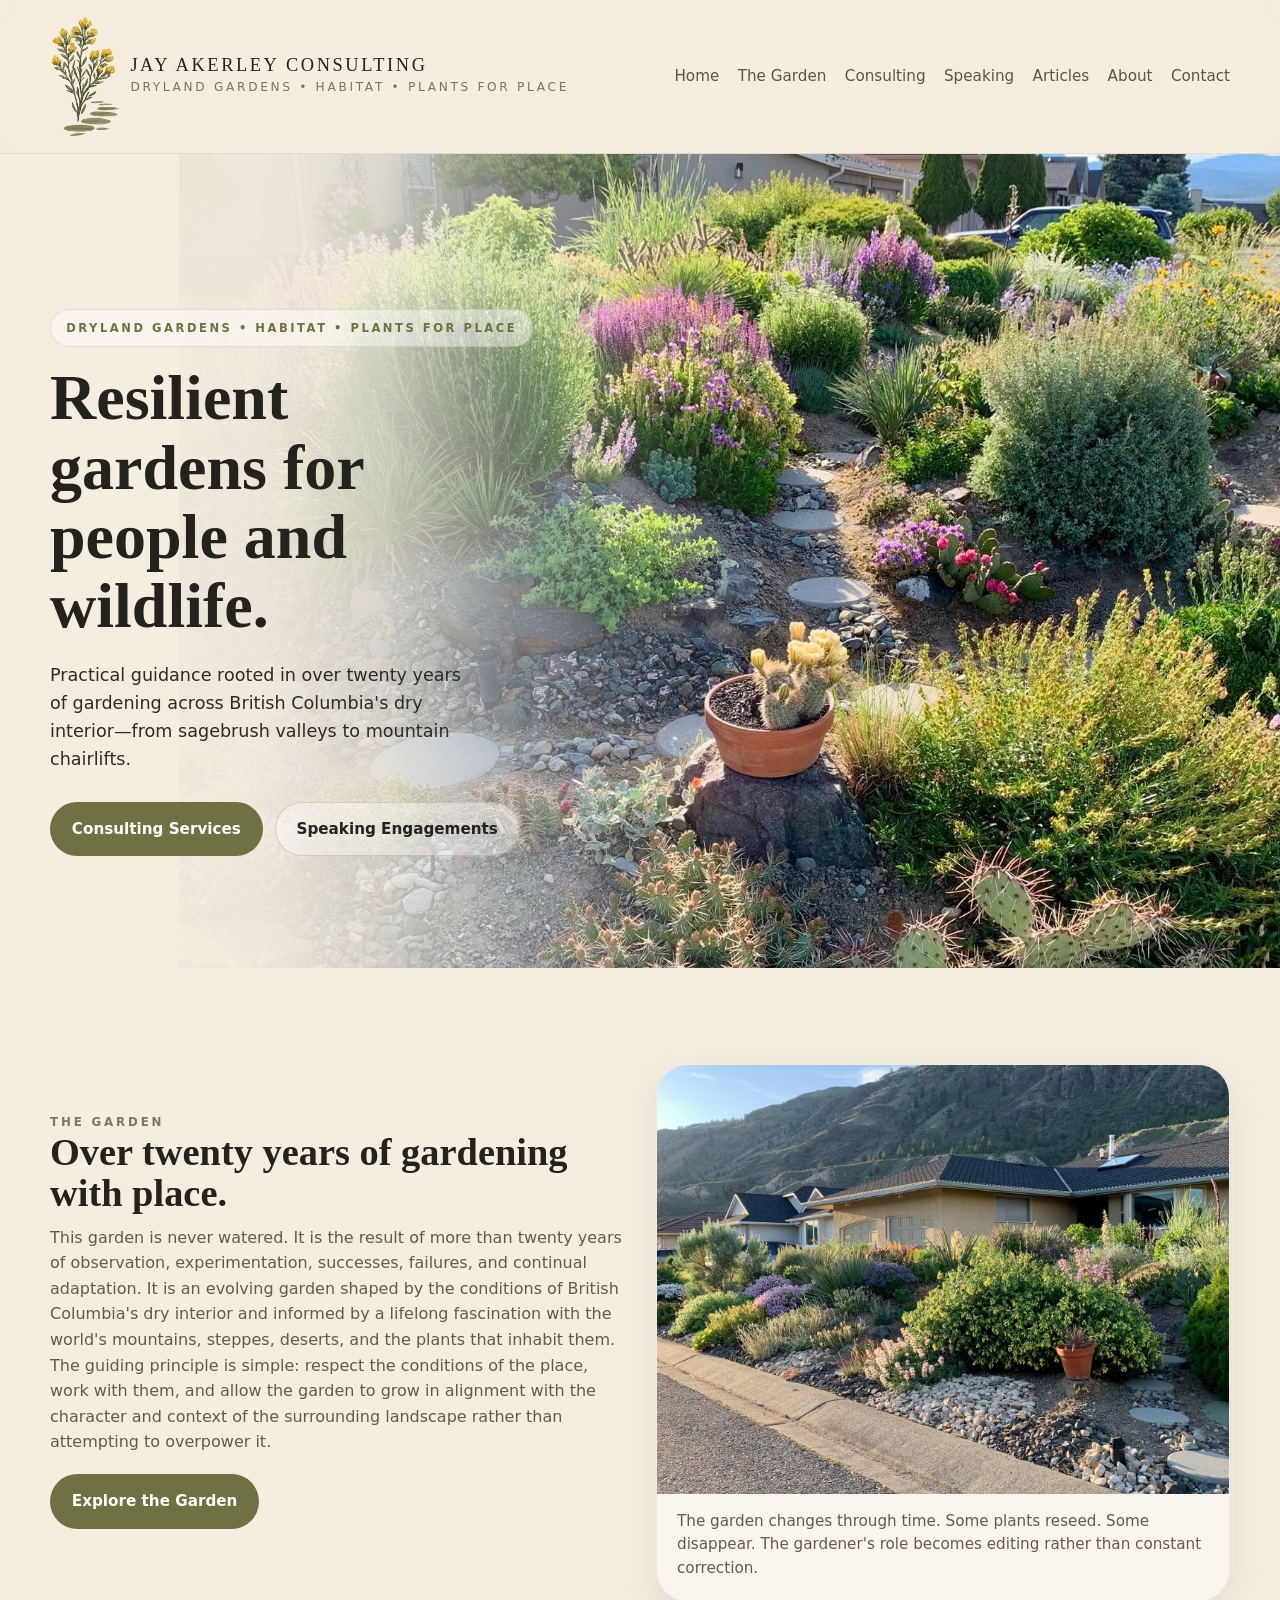
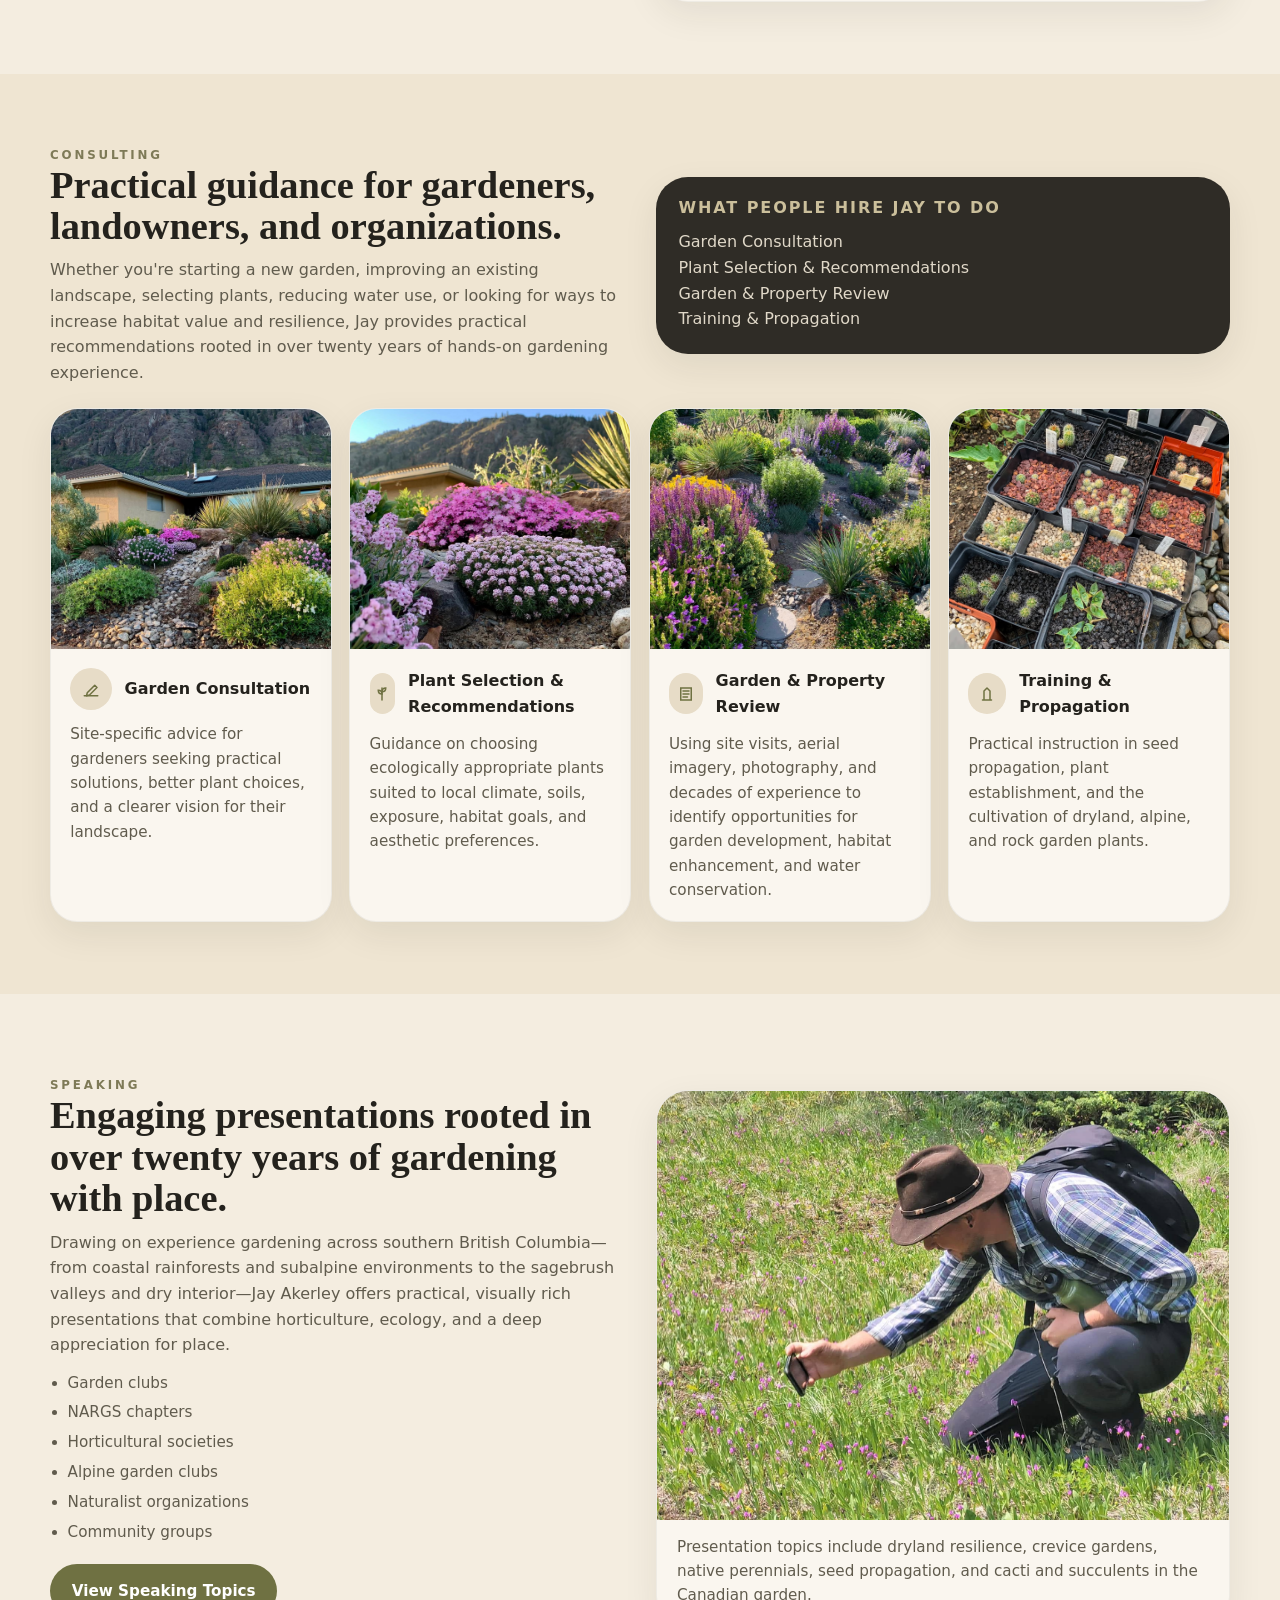
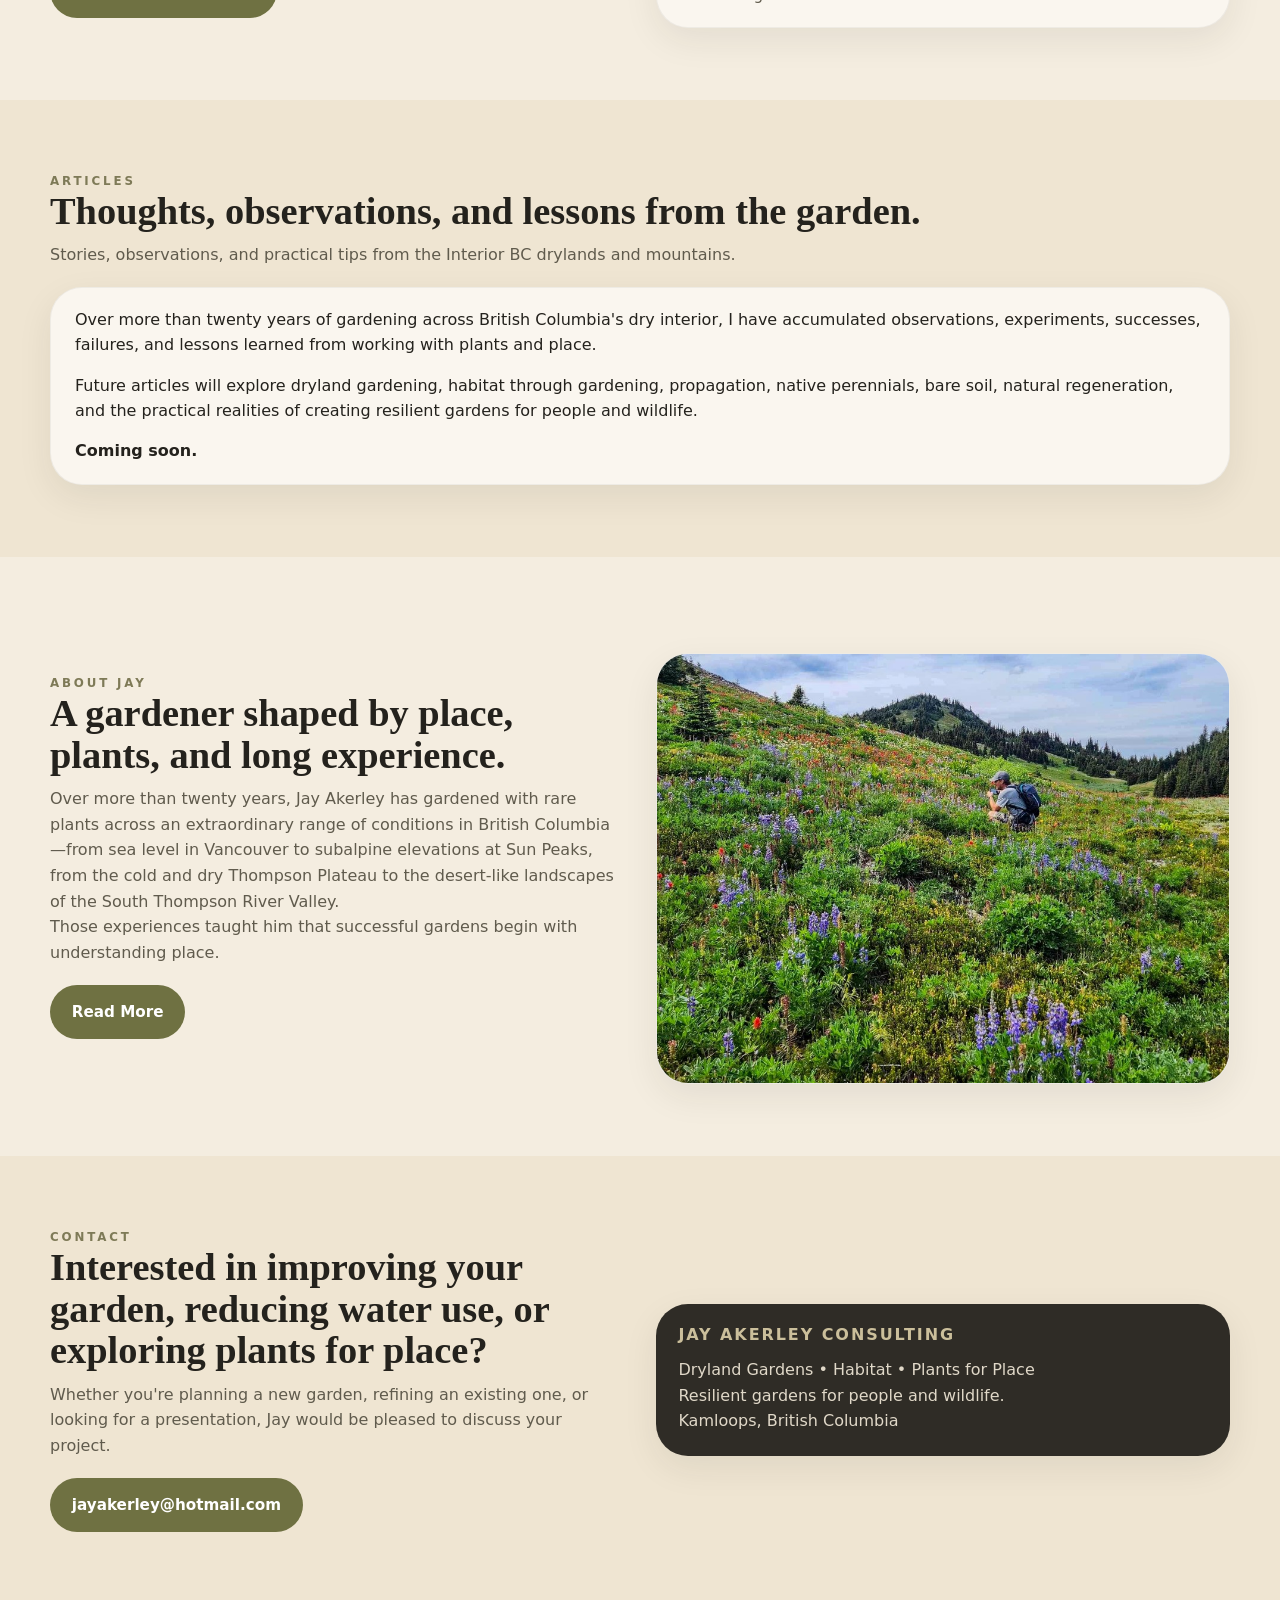
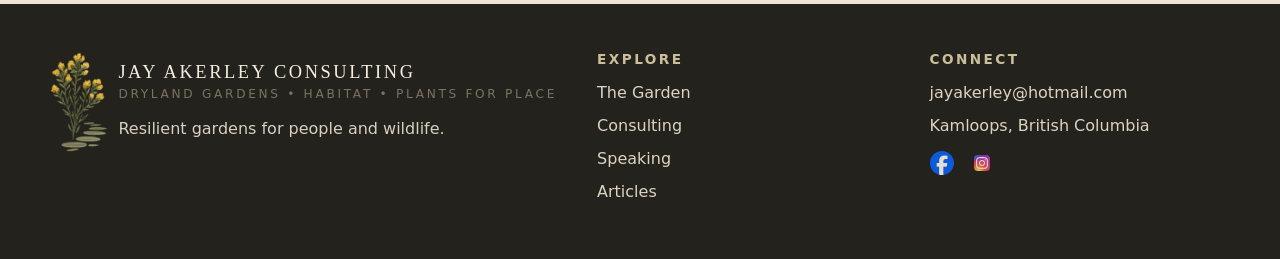
<file: index.html>
<!doctype html>
<html lang="en">
<head>
  <meta charset="utf-8" />
  <meta name="viewport" content="width=device-width, initial-scale=1" />
  <title>Jay Akerley Consulting</title>
  <meta name="description" content="Jay Akerley Consulting — Dryland Gardens, Habitat, Plants for Place." />
  <link rel="stylesheet" href="/styles.css?v=3" />
</head>
<body class="">
  <header class="site-header">
    <div class="container header-inner">
      <a href="/index.html" class="brand">
        <img src="/images/akerley-logo.png" alt="" class="logo" />
        <div>
          <div class="brand-name">JAY AKERLEY CONSULTING</div>
          <div class="brand-sub">Dryland Gardens • Habitat • Plants for Place</div>
        </div>
      </a>
      
<nav class="topnav desktop-nav">
  <a href="/index.html">Home</a>
  <a href="/garden.html">The Garden</a>
  <a href="/consulting.html">Consulting</a>
  <a href="/speaking.html">Speaking</a>
  <a href="/articles.html">Articles</a>
  <a href="/about.html">About</a>
  <a href="/contact.html">Contact</a>
</nav>
<details class="mobile-menu">
  <summary>Menu</summary>
  <div class="mobile-menu-panel">
    <a href="/index.html">Home</a>
    <a href="/garden.html">The Garden</a>
    <a href="/consulting.html">Consulting</a>
    <a href="/speaking.html">Speaking</a>
    <a href="/articles.html">Articles</a>
    <a href="/about.html">About</a>
    <a href="/contact.html">Contact</a>
  </div>
</details>

    </div>
  </header>
  
<section class="hero">
  <img class="bg" src="/images/714651250_10174152082140104_7938089028766480697_n.jpg" alt="Dryland garden with mountain backdrop" />
  <div class="container hero-inner">
    <div>
      <span class="kicker">Dryland Gardens • Habitat • Plants for Place</span>
      <h1>Resilient gardens for people and wildlife.</h1>
        <div class="lead-wrap">
          <p class="lead">Practical guidance rooted in over twenty years of gardening across British Columbia's dry interior—from sagebrush valleys to mountain chairlifts.</p>
        </div>
      <div class="actions">
        <a class="btn primary" href="/consulting.html">Consulting Services</a>
        <a class="btn secondary" href="/speaking.html">Speaking Engagements</a>
      </div>
    </div>
  </div>
</section>

<section class="section">
  <div class="container section-grid grid-2">
    <div>
      <p class="eyebrow">The Garden</p>
      <h2>Over twenty years of gardening with place.</h2>
      <p class="copy">This garden is never watered. It is the result of more than twenty years of observation, experimentation, successes, failures, and continual adaptation. It is an evolving garden shaped by the conditions of British Columbia's dry interior and informed by a lifelong fascination with the world's mountains, steppes, deserts, and the plants that inhabit them.</p>
      <p class="copy">The guiding principle is simple: respect the conditions of the place, work with them, and allow the garden to grow in alignment with the character and context of the surrounding landscape rather than attempting to overpower it.</p>
      <p style="margin-top:1.2rem;"><a class="btn primary" href="/garden.html">Explore the Garden</a></p>
    </div>
    <div class="feature-card">
      <div class="image-box tall">
        <img src="/images/708376964_10174094939240104_8973511419617012085_n.jpg" alt="Garden plantings" />
      </div>
      <div class="pad">
        <p class="small">The garden changes through time. Some plants reseed. Some disappear. The gardener's role becomes editing rather than constant correction.</p>
      </div>
    </div>
  </div>
</section>

<section class="section alt">
  <div class="container">
    <div class="section-grid grid-2">
      <div>
        <p class="eyebrow">Consulting</p>
        <h2>Practical guidance for gardeners, landowners, and organizations.</h2>
        <p class="copy">Whether you're starting a new garden, improving an existing landscape, selecting plants, reducing water use, or looking for ways to increase habitat value and resilience, Jay provides practical recommendations rooted in over twenty years of hands-on gardening experience.</p>
      </div>
      <div class="note">
        <h3>What people hire Jay to do</h3>
        <p style="margin-top:.8rem;">Garden Consultation</p>
        <p>Plant Selection &amp; Recommendations</p>
        <p>Garden &amp; Property Review</p>
        <p>Training &amp; Propagation</p>
      </div>
    </div>

    <div class="card-grid grid-4" style="margin-top:1.4rem;">
      <article class="card">
        <div class="image-box"><img src="/images/689567761_10173937063770104_6116397113984922759_n.jpg" alt="Garden consultation image" /></div>
        <div class="pad">
          <div class="meta"><span class="icon-badge"><svg class="ic" width="18" height="18" viewBox="0 0 24 24" fill="none"><path d="M3 21h18" stroke="currentColor" stroke-width="2" stroke-linecap="round"/><path d="M7 17l10-10 3 3-10 10-4 1 1-4z" stroke="currentColor" stroke-width="2" stroke-linejoin="round"/></svg></span><strong>Garden Consultation</strong></div>
          <p class="small">Site-specific advice for gardeners seeking practical solutions, better plant choices, and a clearer vision for their landscape.</p>
        </div>
      </article>
      <article class="card">
        <div class="image-box"><img src="/images/691157831_10173937063495104_4169867192522040508_n.jpg" alt="Plant selection image" /></div>
        <div class="pad">
          <div class="meta"><span class="icon-badge"><svg class="ic" width="18" height="18" viewBox="0 0 24 24" fill="none"><path d="M12 20V4" stroke="currentColor" stroke-width="2" stroke-linecap="round"/><path d="M12 12c-3 0-5-2-5-5 3 0 5 2 5 5z" stroke="currentColor" stroke-width="2"/><path d="M12 9c3 0 5-2 5-5-3 0-5 2-5 5z" stroke="currentColor" stroke-width="2"/></svg></span><strong>Plant Selection &amp; Recommendations</strong></div>
          <p class="small">Guidance on choosing ecologically appropriate plants suited to local climate, soils, exposure, habitat goals, and aesthetic preferences.</p>
        </div>
      </article>
      <article class="card">
        <div class="image-box"><img src="/images/713663648_10174152081805104_2705184577517719382_n.jpg" alt="Garden and property review image" /></div>
        <div class="pad">
          <div class="meta"><span class="icon-badge"><svg class="ic" width="18" height="18" viewBox="0 0 24 24" fill="none"><path d="M5 4h14v16H5z" stroke="currentColor" stroke-width="2"/><path d="M8 8h8M8 12h8M8 16h6" stroke="currentColor" stroke-width="2" stroke-linecap="round"/></svg></span><strong>Garden &amp; Property Review</strong></div>
          <p class="small">Using site visits, aerial imagery, photography, and decades of experience to identify opportunities for garden development, habitat enhancement, and water conservation.</p>
        </div>
      </article>
      <article class="card">
        <div class="image-box"><img src="/images/470497239_18312985126167660_2820225828116471611_n.jpg" alt="Training and propagation image" /></div>
        <div class="pad">
          <div class="meta"><span class="icon-badge"><svg class="ic" width="18" height="18" viewBox="0 0 24 24" fill="none"><path d="M6 20h12" stroke="currentColor" stroke-width="2" stroke-linecap="round"/><path d="M8 20V8l4-4 4 4v12" stroke="currentColor" stroke-width="2" stroke-linejoin="round"/></svg></span><strong>Training &amp; Propagation</strong></div>
          <p class="small">Practical instruction in seed propagation, plant establishment, and the cultivation of dryland, alpine, and rock garden plants.</p>
        </div>
      </article>
    </div>
  </div>
</section>

<section class="section">
  <div class="container section-grid grid-2">
    <div>
      <p class="eyebrow">Speaking</p>
      <h2>Engaging presentations rooted in over twenty years of gardening with place.</h2>
      <p class="copy">Drawing on experience gardening across southern British Columbia—from coastal rainforests and subalpine environments to the sagebrush valleys and dry interior—Jay Akerley offers practical, visually rich presentations that combine horticulture, ecology, and a deep appreciation for place.</p>
      <ul class="list small">
        <li>Garden clubs</li>
        <li>NARGS chapters</li>
        <li>Horticultural societies</li>
        <li>Alpine garden clubs</li>
        <li>Naturalist organizations</li>
        <li>Community groups</li>
      </ul>
      <p style="margin-top:1.2rem;"><a class="btn primary" href="/speaking.html">View Speaking Topics</a></p>
    </div>
    <div class="feature-card">
      <div class="image-box tall">
        <img src="/images/517382011_10171443575075104_3235438899362492608_n.jpg" alt="Speaking image" />
      </div>
      <div class="pad">
        <p class="small">Presentation topics include dryland resilience, crevice gardens, native perennials, seed propagation, and cacti and succulents in the Canadian garden.</p>
      </div>
    </div>
  </div>
</section>

<section class="section alt">
  <div class="container">
    <p class="eyebrow">Articles</p>
    <h2>Thoughts, observations, and lessons from the garden.</h2>
    <p class="copy">Stories, observations, and practical tips from the Interior BC drylands and mountains.</p>

    <div class="article" style="margin-top:1.2rem;">
      <p>
        Over more than twenty years of gardening across British Columbia's dry interior,
        I have accumulated observations, experiments, successes, failures, and lessons
        learned from working with plants and place.
      </p>

      <p>
        Future articles will explore dryland gardening, habitat through gardening,
        propagation, native perennials, bare soil, natural regeneration, and the
        practical realities of creating resilient gardens for people and wildlife.
      </p>

      <p><strong>Coming soon.</strong></p>
    </div>
  </div>
</section>

<section class="section">
  <div class="container split">
    <div>
      <p class="eyebrow">About Jay</p>
      <h2>A gardener shaped by place, plants, and long experience.</h2>
      <p class="copy">Over more than twenty years, Jay Akerley has gardened with rare plants across an extraordinary range of conditions in British Columbia—from sea level in Vancouver to subalpine elevations at Sun Peaks, from the cold and dry Thompson Plateau to the desert-like landscapes of the South Thompson River Valley.</p>
      <p class="copy">Those experiences taught him that successful gardens begin with understanding place.</p>
      <p style="margin-top:1.2rem;"><a class="btn primary" href="/about.html">Read More</a></p>
    </div>
    <div class="feature-card">
      <div class="image-box tall">
        <img src="/images/Picture1.jpg" alt="Portrait of Jay" />
      </div>
    </div>
  </div>
</section>

<section class="section alt">
  <div class="container split">
    <div>
      <p class="eyebrow">Contact</p>
      <h2>Interested in improving your garden, reducing water use, or exploring plants for place?</h2>
      <p class="copy">Whether you're planning a new garden, refining an existing one, or looking for a presentation, Jay would be pleased to discuss your project.</p>
      <p style="margin-top:1.2rem;"><a class="btn primary" href="mailto:jayakerley@hotmail.com">jayakerley@hotmail.com</a></p>
    </div>
    <div class="note">
      <h3>Jay Akerley Consulting</h3>
      <p style="margin-top:.85rem;">Dryland Gardens • Habitat • Plants for Place</p>
      <p>Resilient gardens for people and wildlife.</p>
      <p>Kamloops, British Columbia</p>
    </div>
  </div>
</section>

  
<footer class="site-footer">
  <div class="container footer-grid">
    <div>
      <div class="brand footer-brand">
        <img src="/images/akerley-logo.png" alt="" class="logo" />
        <div>
          <div class="brand-name">JAY AKERLEY CONSULTING</div>
          <div class="brand-sub">Dryland Gardens • Habitat • Plants for Place</div>
          <p class="footer-tag">Resilient gardens for people and wildlife.</p>
        </div>
      </div>
    </div>
    <div>
      <h3>Explore</h3>
      <ul>
        <li><a href="/garden.html">The Garden</a></li>
        <li><a href="/consulting.html">Consulting</a></li>
        <li><a href="/speaking.html">Speaking</a></li>
        <li><a href="/articles.html">Articles</a></li>
      </ul>
    </div>
    <div>
      <h3>Connect</h3>
        <ul>
          <li><a href="mailto:jayakerley@hotmail.com">jayakerley@hotmail.com</a></li>
          <li>Kamloops, British Columbia</li>
        </ul>
      <div class="social-links">
        <a href="https://facebook.com/jay.akerley/" target="_blank" aria-label="Facebook">
          <img src="/images/facebook.svg" alt="Facebook">
        </a>
        <a href="https://instagram.com/jayakerley/" target="_blank" aria-label="Instagram">
        <img src="/images/instagram.svg" alt="Instagram">
        </a>
      </div>
    </div>
  </div>
</footer>

</body>
</html>
</file>
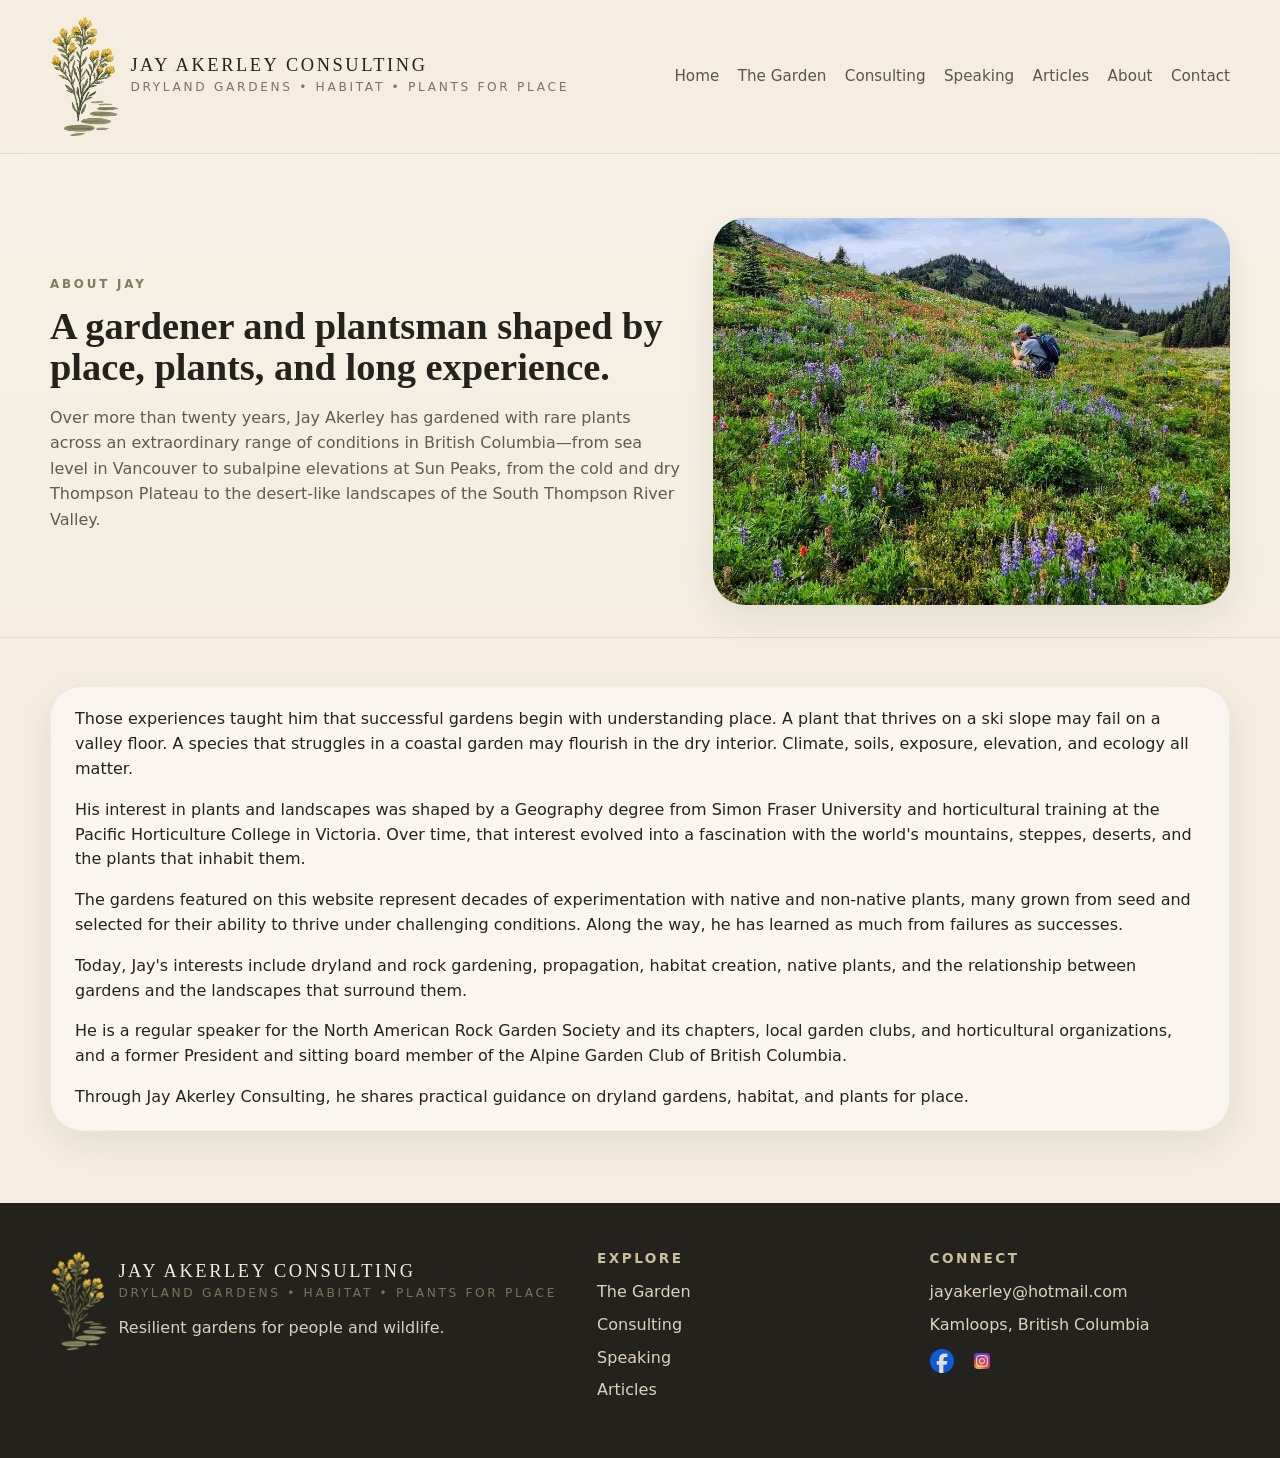
<file: about.html>
<!doctype html>
<html lang="en">
<head>
  <meta charset="utf-8" />
  <meta name="viewport" content="width=device-width, initial-scale=1" />
  <title>About Jay | Jay Akerley Consulting</title>
  <meta name="description" content="Jay Akerley Consulting — Dryland Gardens, Habitat, Plants for Place." />
  <link rel="stylesheet" href="/styles.css?v=3" />
</head>
<body class="">
  <header class="site-header">
    <div class="container header-inner">
      <a href="/index.html" class="brand">
        <img src="/images/akerley-logo.png" alt="" class="logo" />
        <div>
          <div class="brand-name">JAY AKERLEY CONSULTING</div>
          <div class="brand-sub">Dryland Gardens • Habitat • Plants for Place</div>
        </div>
      </a>
      
<nav class="topnav desktop-nav">
  <a href="/index.html">Home</a>
  <a href="/garden.html">The Garden</a>
  <a href="/consulting.html">Consulting</a>
  <a href="/speaking.html">Speaking</a>
  <a href="/articles.html">Articles</a>
  <a href="/about.html">About</a>
  <a href="/contact.html">Contact</a>
</nav>
<details class="mobile-menu">
  <summary>Menu</summary>
  <div class="mobile-menu-panel">
    <a href="/index.html">Home</a>
    <a href="/garden.html">The Garden</a>
    <a href="/consulting.html">Consulting</a>
    <a href="/speaking.html">Speaking</a>
    <a href="/articles.html">Articles</a>
    <a href="/about.html">About</a>
    <a href="/contact.html">Contact</a>
  </div>
</details>

    </div>
  </header>
  
<section class="subpage-hero">
  <div class="container hero-grid">
    <div>
      <p class="eyebrow">About Jay</p>
      <h2>A gardener and plantsman shaped by place, plants, and long experience.</h2>
      <p class="copy">Over more than twenty years, Jay Akerley has gardened with rare plants across an extraordinary range of conditions in British Columbia—from sea level in Vancouver to subalpine elevations at Sun Peaks, from the cold and dry Thompson Plateau to the desert-like landscapes of the South Thompson River Valley.</p>
    </div>
    <div class="portrait">
      <img src="/images/Picture1.jpg" alt="Portrait of Jay" />
    </div>
  </div>
</section>

<section class="page-content">
  <div class="container">
    <div class="article">
      <p>Those experiences taught him that successful gardens begin with understanding place. A plant that thrives on a ski slope may fail on a valley floor. A species that struggles in a coastal garden may flourish in the dry interior. Climate, soils, exposure, elevation, and ecology all matter.</p>

      <p>His interest in plants and landscapes was shaped by a Geography degree from Simon Fraser University and horticultural training at the Pacific Horticulture College in Victoria. Over time, that interest evolved into a fascination with the world's mountains, steppes, deserts, and the plants that inhabit them.</p>

      <p>The gardens featured on this website represent decades of experimentation with native and non-native plants, many grown from seed and selected for their ability to thrive under challenging conditions. Along the way, he has learned as much from failures as successes.</p>

      <p>Today, Jay's interests include dryland and rock gardening, propagation, habitat creation, native plants, and the relationship between gardens and the landscapes that surround them.</p>

      <p>He is a regular speaker for the North American Rock Garden Society and its chapters, local garden clubs, and horticultural organizations, and a former President and sitting board member of the Alpine Garden Club of British Columbia.</p>

      <p>Through Jay Akerley Consulting, he shares practical guidance on dryland gardens, habitat, and plants for place.</p>
    </div>
  </div>
</section>
  
<footer class="site-footer">
  <div class="container footer-grid">
    <div>
      <div class="brand footer-brand">
        <img src="/images/akerley-logo.png" alt="" class="logo" />
        <div>
          <div class="brand-name">JAY AKERLEY CONSULTING</div>
          <div class="brand-sub">Dryland Gardens • Habitat • Plants for Place</div>
          <p class="footer-tag">Resilient gardens for people and wildlife.</p>
        </div>
      </div>
    </div>
    <div>
      <h3>Explore</h3>
      <ul>
        <li><a href="/garden.html">The Garden</a></li>
        <li><a href="/consulting.html">Consulting</a></li>
        <li><a href="/speaking.html">Speaking</a></li>
        <li><a href="/articles.html">Articles</a></li>
      </ul>
    </div>
    <div>
      <h3>Connect</h3>
        <ul>
          <li><a href="mailto:jayakerley@hotmail.com">jayakerley@hotmail.com</a></li>
          <li>Kamloops, British Columbia</li>
        </ul>
      <div class="social-links">
        <a href="https://facebook.com/jay.akerley/" target="_blank" aria-label="Facebook">
          <img src="/images/facebook.svg" alt="Facebook">
        </a>
        <a href="https://instagram.com/jayakerley/" target="_blank" aria-label="Instagram">
        <img src="/images/instagram.svg" alt="Instagram">
        </a>
      </div>
    </div>
  </div>
</footer>

</body>
</html>
</file>
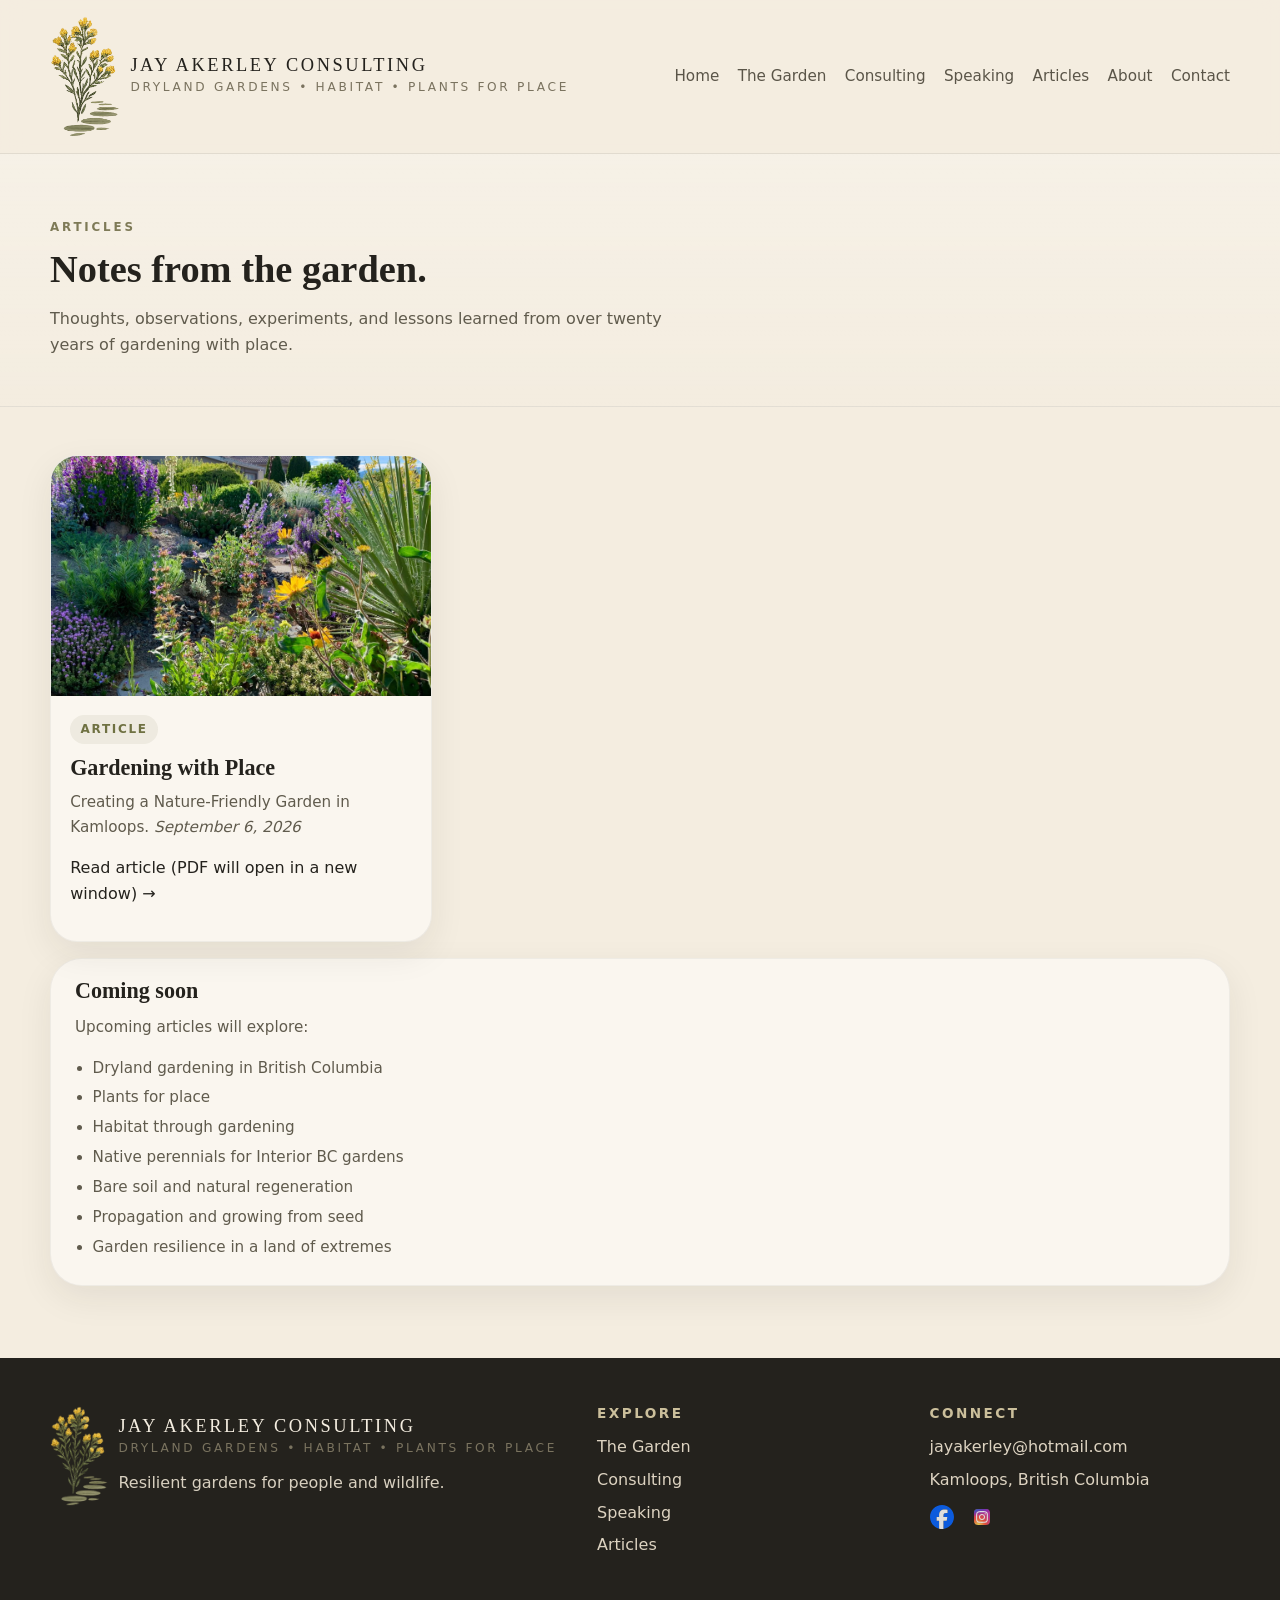
<file: articles.html>
<!doctype html>
<html lang="en">
<head>
  <meta charset="utf-8" />
  <meta name="viewport" content="width=device-width, initial-scale=1" />
  <title>Journal | Jay Akerley Consulting</title>
  <meta name="description" content="Jay Akerley Consulting — Dryland Gardens, Habitat, Plants for Place." />
  <link rel="stylesheet" href="/styles.css?v=3" />
</head>
<body class="">
  <header class="site-header">
    <div class="container header-inner">
      <a href="/index.html" class="brand">
        <img src="/images/akerley-logo.png" alt="" class="logo" />
        <div>
          <div class="brand-name">JAY AKERLEY CONSULTING</div>
          <div class="brand-sub">Dryland Gardens • Habitat • Plants for Place</div>
        </div>
      </a>
      
<nav class="topnav desktop-nav">
  <a href="/index.html">Home</a>
  <a href="/garden.html">The Garden</a>
  <a href="/consulting.html">Consulting</a>
  <a href="/speaking.html">Speaking</a>
  <a href="/articles.html">Articles</a>
  <a href="/about.html">About</a>
  <a href="/contact.html">Contact</a>
</nav>
<details class="mobile-menu">
  <summary>Menu</summary>
  <div class="mobile-menu-panel">
    <a href="/index.html">Home</a>
    <a href="/garden.html">The Garden</a>
    <a href="/consulting.html">Consulting</a>
    <a href="/speaking.html">Speaking</a>
    <a href="/articles.html">Articles</a>
    <a href="/about.html">About</a>
    <a href="/contact.html">Contact</a>
  </div>
</details>

    </div>
  </header>
  
<section class="subpage-hero">
  <div class="container hero-grid">
    <div>
      <p class="eyebrow">Articles</p>
      <h2>Notes from the garden.</h2>
      <p class="copy">Thoughts, observations, experiments, and lessons learned from over twenty years of gardening with place.</p>
    </div>
    <!--<div class="portrait">
      <img src="/images/715610291_10174152081970104_7424760928974234065_n.jpg" alt="Articles banner" />
    </div>-->
  </div>
</section>


<section class="page-content">
  <div class="container">
<div class="grid-3 card-grid">
  <article class="card">
    <div class="image-box">
      <img src="/images/713184222_10174152081795104_4379078758596573485_n.jpg"
           alt="Gardening with Place article" />
    </div>
    <div class="pad">
      <div class="pill">Article</div>
      <h3 style="margin-top:.8rem;">Gardening with Place</h3>
      <p class="small" style="margin-top:.6rem;">
        Creating a Nature-Friendly Garden in Kamloops. <i>September 6, 2026</i>
      </p>
      <p style="margin-top:1rem;">
        <a href="/articles/Gardening_with_Place_Jay_Akerley.pdf"
           target="_blank">Read article (PDF will open in a new window) →</a>
      </p>
    </div>
  </article>
</div>

    <div class="article" style="margin-top:1rem;">
      <h3>Coming soon</h3>
      <p class="small" style="margin-top:.8rem;">Upcoming articles will explore:
      </p>
        <ul class="list small">
          <li>Dryland gardening in British Columbia</li>
          <li>Plants for place</li>
          <li>Habitat through gardening</li>
          <li>Native perennials for Interior BC gardens</li>
          <li>Bare soil and natural regeneration</li>
          <li>Propagation and growing from seed</li>
          <li>Garden resilience in a land of extremes</li>
        </ul>
    </div>
  </div>
</section>

  
<footer class="site-footer">
  <div class="container footer-grid">
    <div>
      <div class="brand footer-brand">
        <img src="/images/akerley-logo.png" alt="" class="logo" />
        <div>
          <div class="brand-name">JAY AKERLEY CONSULTING</div>
          <div class="brand-sub">Dryland Gardens • Habitat • Plants for Place</div>
          <p class="footer-tag">Resilient gardens for people and wildlife.</p>
        </div>
      </div>
    </div>
    <div>
      <h3>Explore</h3>
      <ul>
        <li><a href="/garden.html">The Garden</a></li>
        <li><a href="/consulting.html">Consulting</a></li>
        <li><a href="/speaking.html">Speaking</a></li>
        <li><a href="/articles.html">Articles</a></li>
      </ul>
    </div>
    <div>
      <h3>Connect</h3>
        <ul>
          <li><a href="mailto:jayakerley@hotmail.com">jayakerley@hotmail.com</a></li>
          <li>Kamloops, British Columbia</li>
        </ul>
      <div class="social-links">
        <a href="https://facebook.com/jay.akerley/" target="_blank" aria-label="Facebook">
          <img src="/images/facebook.svg" alt="Facebook">
        </a>
        <a href="https://instagram.com/jayakerley/" target="_blank" aria-label="Instagram">
        <img src="/images/instagram.svg" alt="Instagram">
        </a>
      </div>
    </div>
  </div>
</footer>

</body>
</html>
</file>
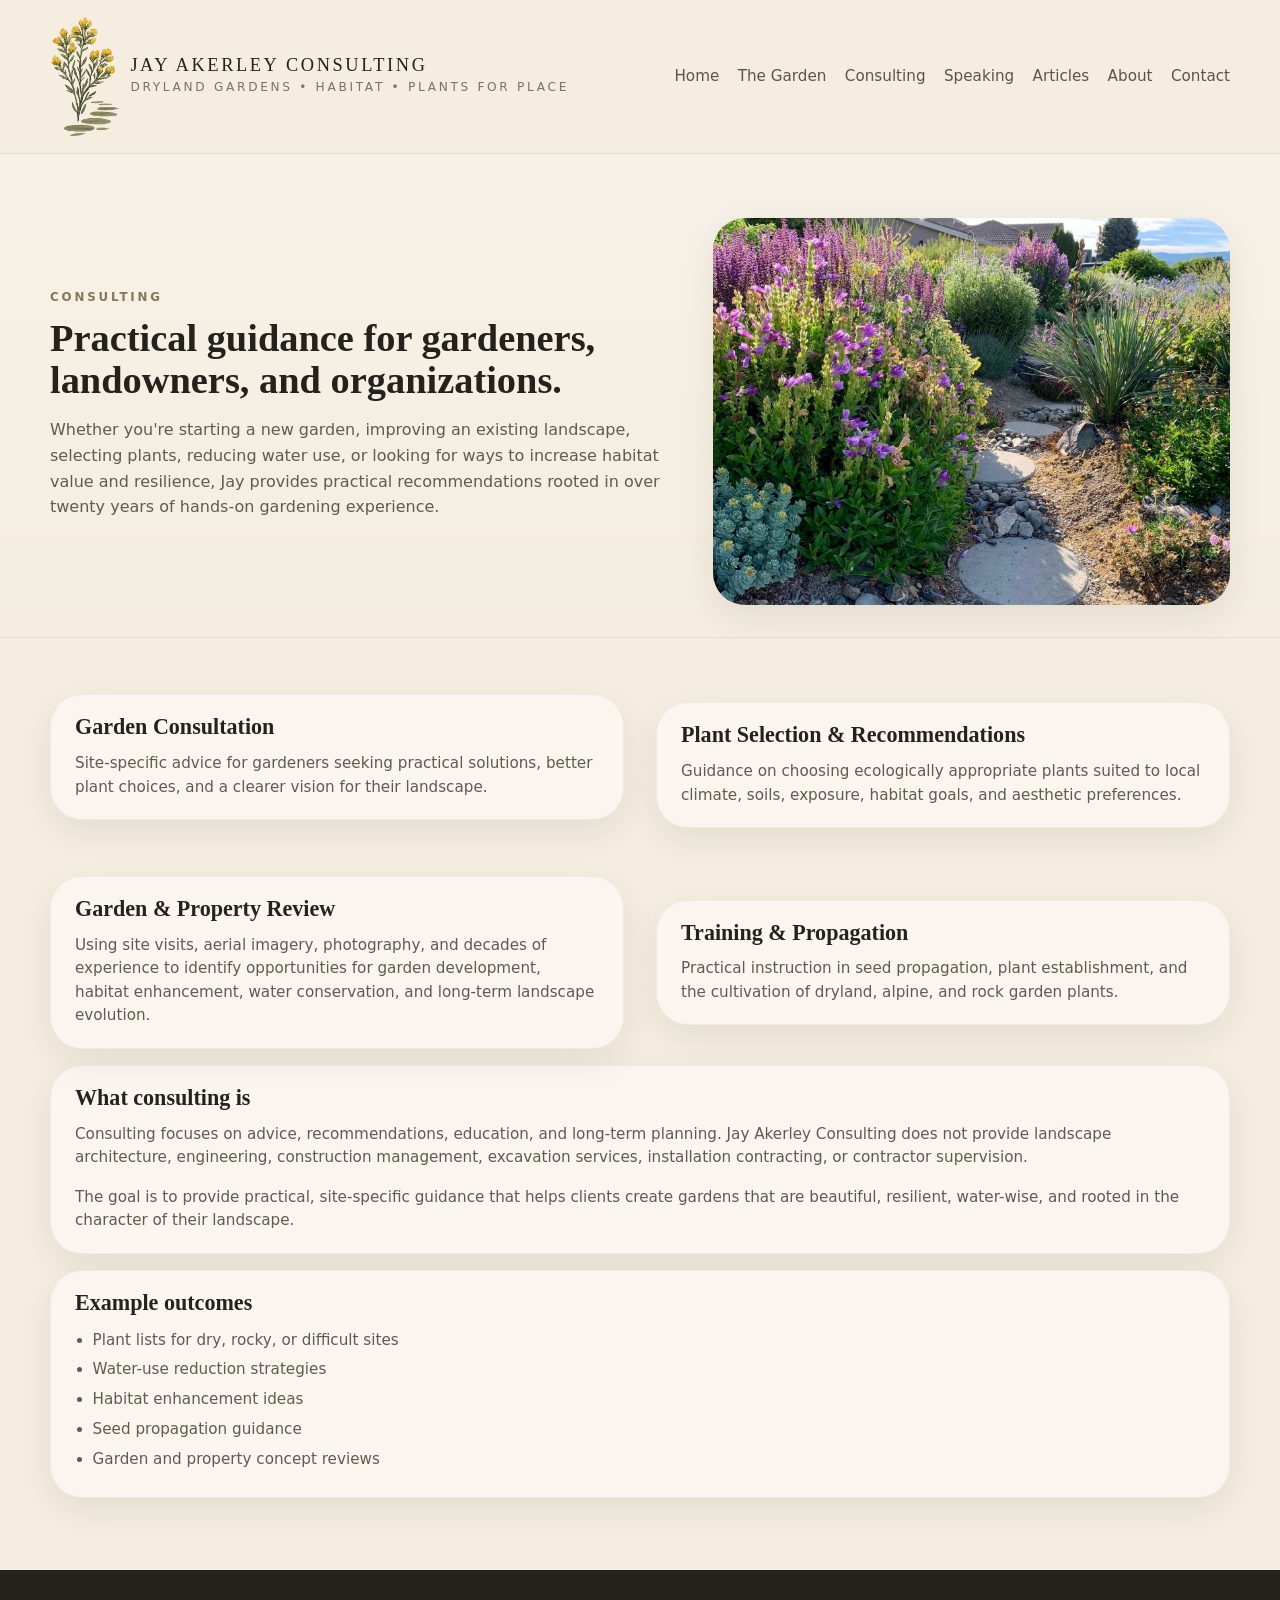
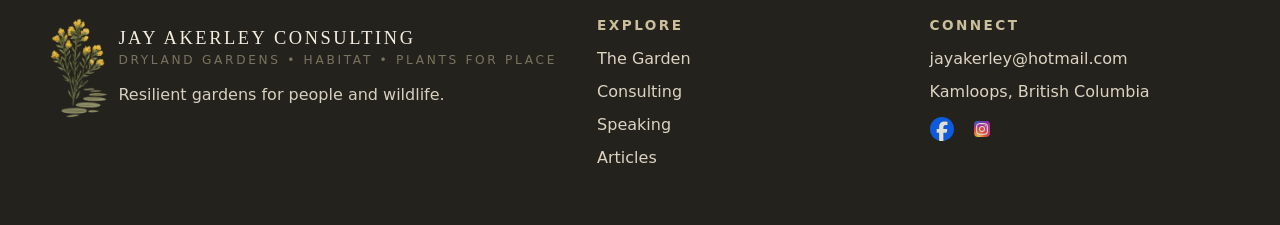
<file: consulting.html>
<!doctype html>
<html lang="en">
<head>
  <meta charset="utf-8" />
  <meta name="viewport" content="width=device-width, initial-scale=1" />
  <title>Consulting | Jay Akerley Consulting</title>
  <meta name="description" content="Jay Akerley Consulting — Dryland Gardens, Habitat, Plants for Place." />
  <link rel="stylesheet" href="/styles.css?v=3" />
</head>
<body class="">
  <header class="site-header">
    <div class="container header-inner">
      <a href="/index.html" class="brand">
        <img src="/images/akerley-logo.png" alt="" class="logo" />
        <div>
          <div class="brand-name">JAY AKERLEY CONSULTING</div>
          <div class="brand-sub">Dryland Gardens • Habitat • Plants for Place</div>
        </div>
      </a>
      
<nav class="topnav desktop-nav">
  <a href="/index.html">Home</a>
  <a href="/garden.html">The Garden</a>
  <a href="/consulting.html">Consulting</a>
  <a href="/speaking.html">Speaking</a>
  <a href="/articles.html">Articles</a>
  <a href="/about.html">About</a>
  <a href="/contact.html">Contact</a>
</nav>
<details class="mobile-menu">
  <summary>Menu</summary>
  <div class="mobile-menu-panel">
    <a href="/index.html">Home</a>
    <a href="/garden.html">The Garden</a>
    <a href="/consulting.html">Consulting</a>
    <a href="/speaking.html">Speaking</a>
    <a href="/articles.html">Articles</a>
    <a href="/about.html">About</a>
    <a href="/contact.html">Contact</a>
  </div>
</details>

    </div>
  </header>
  
<section class="subpage-hero">
  <div class="container hero-grid">
    <div>
      <p class="eyebrow">Consulting</p>
      <h2>Practical guidance for gardeners, landowners, and organizations.</h2>
      <p class="copy">Whether you're starting a new garden, improving an existing landscape, selecting plants, reducing water use, or looking for ways to increase habitat value and resilience, Jay provides practical recommendations rooted in over twenty years of hands-on gardening experience.</p>
    </div>
    <div class="portrait">
      <img src="/images/713763820_10174152082015104_3514046046498839964_n.jpg" alt="Consulting landscape" />
    </div>
  </div>
</section>

<section class="page-content">
  <div class="container">
    <div class="grid-2 section-grid">
      <div class="article">
        <h3>Garden Consultation</h3>
        <p class="small" style="margin-top:.8rem;">Site-specific advice for gardeners seeking practical solutions, better plant choices, and a clearer vision for their landscape.</p>
      </div>
      <div class="article">
        <h3>Plant Selection &amp; Recommendations</h3>
        <p class="small" style="margin-top:.8rem;">Guidance on choosing ecologically appropriate plants suited to local climate, soils, exposure, habitat goals, and aesthetic preferences.</p>
      </div>
      <div class="article">
        <h3>Garden &amp; Property Review</h3>
        <p class="small" style="margin-top:.8rem;">Using site visits, aerial imagery, photography, and decades of experience to identify opportunities for garden development, habitat enhancement, water conservation, and long-term landscape evolution.</p>
      </div>
      <div class="article">
        <h3>Training &amp; Propagation</h3>
        <p class="small" style="margin-top:.8rem;">Practical instruction in seed propagation, plant establishment, and the cultivation of dryland, alpine, and rock garden plants.</p>
      </div>
    </div>

    <div class="article" style="margin-top:1rem;">
      <h3>What consulting is</h3>
      <p class="small" style="margin-top:.8rem;">Consulting focuses on advice, recommendations, education, and long-term planning. Jay Akerley Consulting does not provide landscape architecture, engineering, construction management, excavation services, installation contracting, or contractor supervision.</p>
      <p class="small">The goal is to provide practical, site-specific guidance that helps clients create gardens that are beautiful, resilient, water-wise, and rooted in the character of their landscape.</p>
    </div>

    <div class="article" style="margin-top:1rem;">
      <h3>Example outcomes</h3>
      <ul class="list small">
        <li>Plant lists for dry, rocky, or difficult sites</li>
        <li>Water-use reduction strategies</li>
        <li>Habitat enhancement ideas</li>
        <li>Seed propagation guidance</li>
        <li>Garden and property concept reviews</li>
      </ul>
    </div>
  </div>
</section>

  
<footer class="site-footer">
  <div class="container footer-grid">
    <div>
      <div class="brand footer-brand">
        <img src="/images/akerley-logo.png" alt="" class="logo" />
        <div>
          <div class="brand-name">JAY AKERLEY CONSULTING</div>
          <div class="brand-sub">Dryland Gardens • Habitat • Plants for Place</div>
          <p class="footer-tag">Resilient gardens for people and wildlife.</p>
        </div>
      </div>
    </div>
    <div>
      <h3>Explore</h3>
      <ul>
        <li><a href="/garden.html">The Garden</a></li>
        <li><a href="/consulting.html">Consulting</a></li>
        <li><a href="/speaking.html">Speaking</a></li>
        <li><a href="/articles.html">Articles</a></li>
      </ul>
    </div>
    <div>
      <h3>Connect</h3>
        <ul>
          <li><a href="mailto:jayakerley@hotmail.com">jayakerley@hotmail.com</a></li>
          <li>Kamloops, British Columbia</li>
        </ul>
      <div class="social-links">
        <a href="https://facebook.com/jay.akerley/" target="_blank" aria-label="Facebook">
          <img src="/images/facebook.svg" alt="Facebook">
        </a>
        <a href="https://instagram.com/jayakerley/" target="_blank" aria-label="Instagram">
        <img src="/images/instagram.svg" alt="Instagram">
        </a>
      </div>
    </div>
  </div>
</footer>

</body>
</html>
</file>
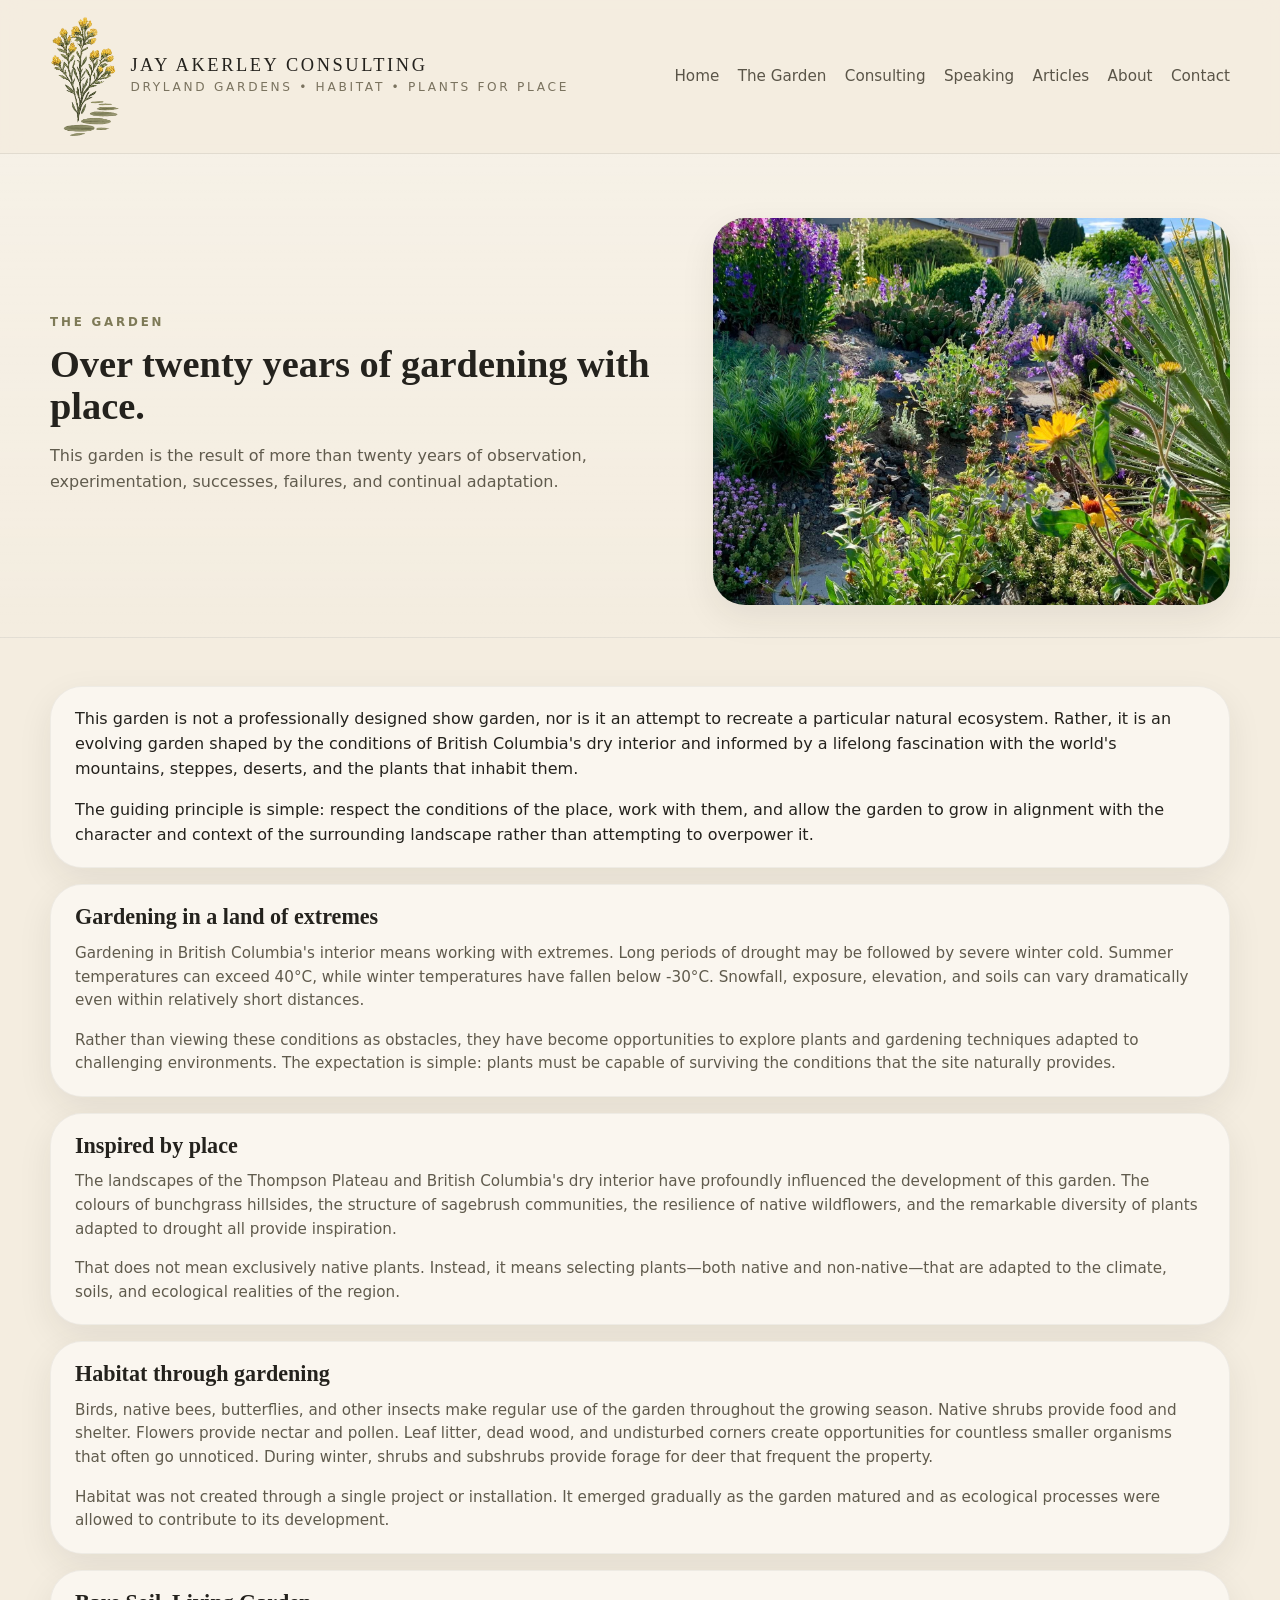
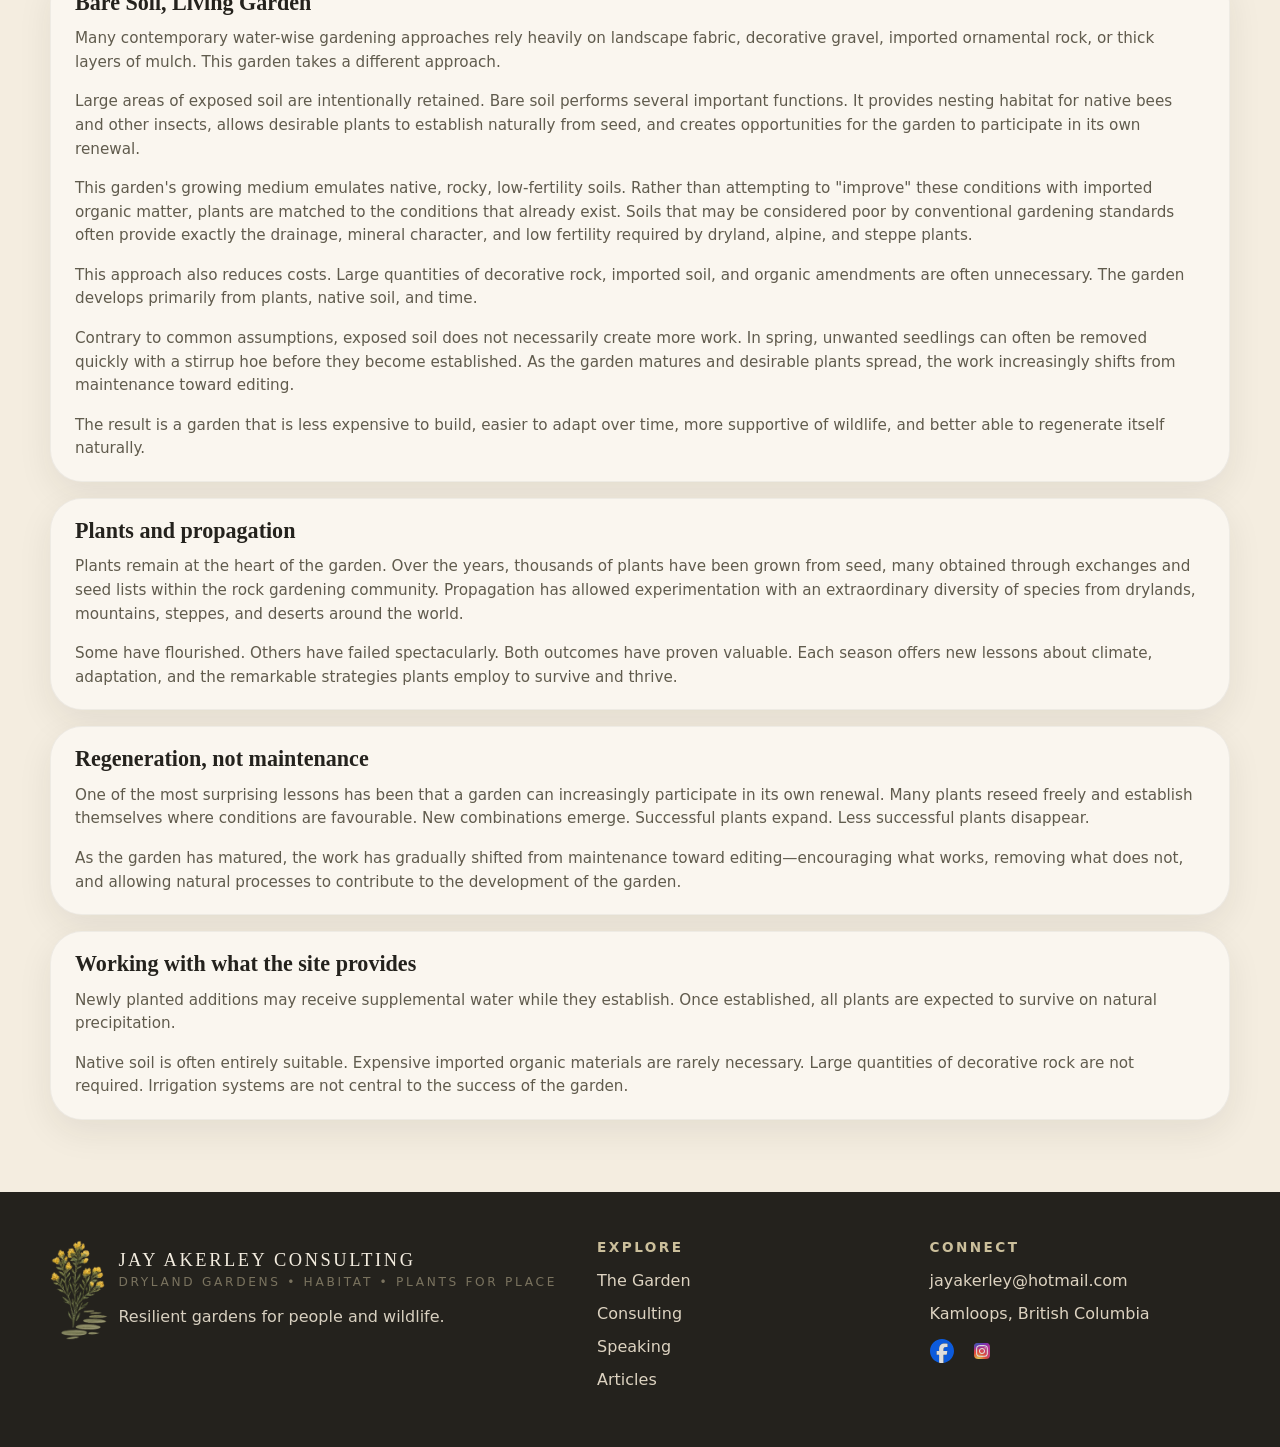
<file: garden.html>
<!doctype html>
<html lang="en">
<head>
  <meta charset="utf-8" />
  <meta name="viewport" content="width=device-width, initial-scale=1" />
  <title>The Garden | Jay Akerley Consulting</title>
  <meta name="description" content="Jay Akerley Consulting — Dryland Gardens, Habitat, Plants for Place." />
  <link rel="stylesheet" href="/styles.css?v=3" />
</head>
<body class="">
  <header class="site-header">
    <div class="container header-inner">
      <a href="/index.html" class="brand">
        <img src="/images/akerley-logo.png" alt="" class="logo" />
        <div>
          <div class="brand-name">JAY AKERLEY CONSULTING</div>
          <div class="brand-sub">Dryland Gardens • Habitat • Plants for Place</div>
        </div>
      </a>
      
<nav class="topnav desktop-nav">
  <a href="/index.html">Home</a>
  <a href="/garden.html">The Garden</a>
  <a href="/consulting.html">Consulting</a>
  <a href="/speaking.html">Speaking</a>
  <a href="/articles.html">Articles</a>
  <a href="/about.html">About</a>
  <a href="/contact.html">Contact</a>
</nav>
<details class="mobile-menu">
  <summary>Menu</summary>
  <div class="mobile-menu-panel">
    <a href="/index.html">Home</a>
    <a href="/garden.html">The Garden</a>
    <a href="/consulting.html">Consulting</a>
    <a href="/speaking.html">Speaking</a>
    <a href="/articles.html">Articles</a>
    <a href="/about.html">About</a>
    <a href="/contact.html">Contact</a>
  </div>
</details>

    </div>
  </header>
  
<section class="subpage-hero">
  <div class="container hero-grid">
    <div>
      <p class="eyebrow">The Garden</p>
      <h2>Over twenty years of gardening with place.</h2>
      <p class="copy">This garden is the result of more than twenty years of observation, experimentation, successes, failures, and continual adaptation.</p>
    </div>
    <div class="portrait">
      <img src="/images/713184222_10174152081795104_4379078758596573485_n.jpg" alt="Garden pathway and plantings" />
    </div>
  </div>
</section>

<section class="page-content">
  <div class="container">
    <div class="article">
      <p>This garden is not a professionally designed show garden, nor is it an attempt to recreate a particular natural ecosystem. Rather, it is an evolving garden shaped by the conditions of British Columbia's dry interior and informed by a lifelong fascination with the world's mountains, steppes, deserts, and the plants that inhabit them.</p>
      <p>The guiding principle is simple: respect the conditions of the place, work with them, and allow the garden to grow in alignment with the character and context of the surrounding landscape rather than attempting to overpower it.</p>
    </div>

    <div class="article" style="margin-top:1rem;">
      <h3>Gardening in a land of extremes</h3>
      <p class="small" style="margin-top:.8rem;">Gardening in British Columbia's interior means working with extremes. Long periods of drought may be followed by severe winter cold. Summer temperatures can exceed 40°C, while winter temperatures have fallen below -30°C. Snowfall, exposure, elevation, and soils can vary dramatically even within relatively short distances.</p>
      <p class="small">Rather than viewing these conditions as obstacles, they have become opportunities to explore plants and gardening techniques adapted to challenging environments. The expectation is simple: plants must be capable of surviving the conditions that the site naturally provides.</p>
    </div>

    <div class="article" style="margin-top:1rem;">
      <h3>Inspired by place</h3>
      <p class="small" style="margin-top:.8rem;">The landscapes of the Thompson Plateau and British Columbia's dry interior have profoundly influenced the development of this garden. The colours of bunchgrass hillsides, the structure of sagebrush communities, the resilience of native wildflowers, and the remarkable diversity of plants adapted to drought all provide inspiration.</p>
      <p class="small">That does not mean exclusively native plants. Instead, it means selecting plants—both native and non-native—that are adapted to the climate, soils, and ecological realities of the region.</p>
    </div>

    <div class="article" style="margin-top:1rem;">
      <h3>Habitat through gardening</h3>
      <p class="small" style="margin-top:.8rem;">Birds, native bees, butterflies, and other insects make regular use of the garden throughout the growing season. Native shrubs provide food and shelter. Flowers provide nectar and pollen. Leaf litter, dead wood, and undisturbed corners create opportunities for countless smaller organisms that often go unnoticed. During winter, shrubs and subshrubs provide forage for deer that frequent the property.</p>
      <p class="small">Habitat was not created through a single project or installation. It emerged gradually as the garden matured and as ecological processes were allowed to contribute to its development.</p>
    </div>

    <div class="article" style="margin-top:1rem;">
      <h3>Bare Soil, Living Garden</h3>
      <p class="small" style="margin-top:.8rem;">Many contemporary water-wise gardening approaches rely heavily on landscape fabric, decorative gravel, imported ornamental rock, or thick layers of mulch. This garden takes a different approach.</p>
      <p class="small">Large areas of exposed soil are intentionally retained. Bare soil performs several important functions. It provides nesting habitat for native bees and other insects, allows desirable plants to establish naturally from seed, and creates opportunities for the garden to participate in its own renewal.</p>
      <p class="small">This garden's growing medium emulates native, rocky, low-fertility soils. Rather than attempting to "improve" these conditions with imported organic matter, plants are matched to the conditions that already exist. Soils that may be considered poor by conventional gardening standards often provide exactly the drainage, mineral character, and low fertility required by dryland, alpine, and steppe plants.</p>
      <p class="small">This approach also reduces costs. Large quantities of decorative rock, imported soil, and organic amendments are often unnecessary. The garden develops primarily from plants, native soil, and time.</p>
      <p class="small">Contrary to common assumptions, exposed soil does not necessarily create more work. In spring, unwanted seedlings can often be removed quickly with a stirrup hoe before they become established. As the garden matures and desirable plants spread, the work increasingly shifts from maintenance toward editing.</p>
      <p class="small">The result is a garden that is less expensive to build, easier to adapt over time, more supportive of wildlife, and better able to regenerate itself naturally.</p>
    </div>

    <div class="article" style="margin-top:1rem;">
      <h3>Plants and propagation</h3>
      <p class="small" style="margin-top:.8rem;">Plants remain at the heart of the garden. Over the years, thousands of plants have been grown from seed, many obtained through exchanges and seed lists within the rock gardening community. Propagation has allowed experimentation with an extraordinary diversity of species from drylands, mountains, steppes, and deserts around the world.</p>
      <p class="small">Some have flourished. Others have failed spectacularly. Both outcomes have proven valuable. Each season offers new lessons about climate, adaptation, and the remarkable strategies plants employ to survive and thrive.</p>
    </div>

    <div class="article" style="margin-top:1rem;">
      <h3>Regeneration, not maintenance</h3>
      <p class="small" style="margin-top:.8rem;">One of the most surprising lessons has been that a garden can increasingly participate in its own renewal. Many plants reseed freely and establish themselves where conditions are favourable. New combinations emerge. Successful plants expand. Less successful plants disappear.</p>
      <p class="small">As the garden has matured, the work has gradually shifted from maintenance toward editing—encouraging what works, removing what does not, and allowing natural processes to contribute to the development of the garden.</p>
    </div>

    <div class="article" style="margin-top:1rem;">
      <h3>Working with what the site provides</h3>
      <p class="small" style="margin-top:.8rem;">Newly planted additions may receive supplemental water while they establish. Once established, all plants are expected to survive on natural precipitation.</p>
      <p class="small">Native soil is often entirely suitable. Expensive imported organic materials are rarely necessary. Large quantities of decorative rock are not required. Irrigation systems are not central to the success of the garden.</p>
    </div>
  </div>
</section>

  
<footer class="site-footer">
  <div class="container footer-grid">
    <div>
      <div class="brand footer-brand">
        <img src="/images/akerley-logo.png" alt="" class="logo" />
        <div>
          <div class="brand-name">JAY AKERLEY CONSULTING</div>
          <div class="brand-sub">Dryland Gardens • Habitat • Plants for Place</div>
          <p class="footer-tag">Resilient gardens for people and wildlife.</p>
        </div>
      </div>
    </div>
    <div>
      <h3>Explore</h3>
      <ul>
        <li><a href="/garden.html">The Garden</a></li>
        <li><a href="/consulting.html">Consulting</a></li>
        <li><a href="/speaking.html">Speaking</a></li>
        <li><a href="/articles.html">Articles</a></li>
      </ul>
    </div>
    <div>
      <h3>Connect</h3>
        <ul>
          <li><a href="mailto:jayakerley@hotmail.com">jayakerley@hotmail.com</a></li>
          <li>Kamloops, British Columbia</li>
        </ul>
      <div class="social-links">
        <a href="https://facebook.com/jay.akerley/" target="_blank" aria-label="Facebook">
          <img src="/images/facebook.svg" alt="Facebook">
        </a>
        <a href="https://instagram.com/jayakerley/" target="_blank" aria-label="Instagram">
        <img src="/images/instagram.svg" alt="Instagram">
        </a>
      </div>
    </div>
  </div>
</footer>

</body>
</html>
</file>
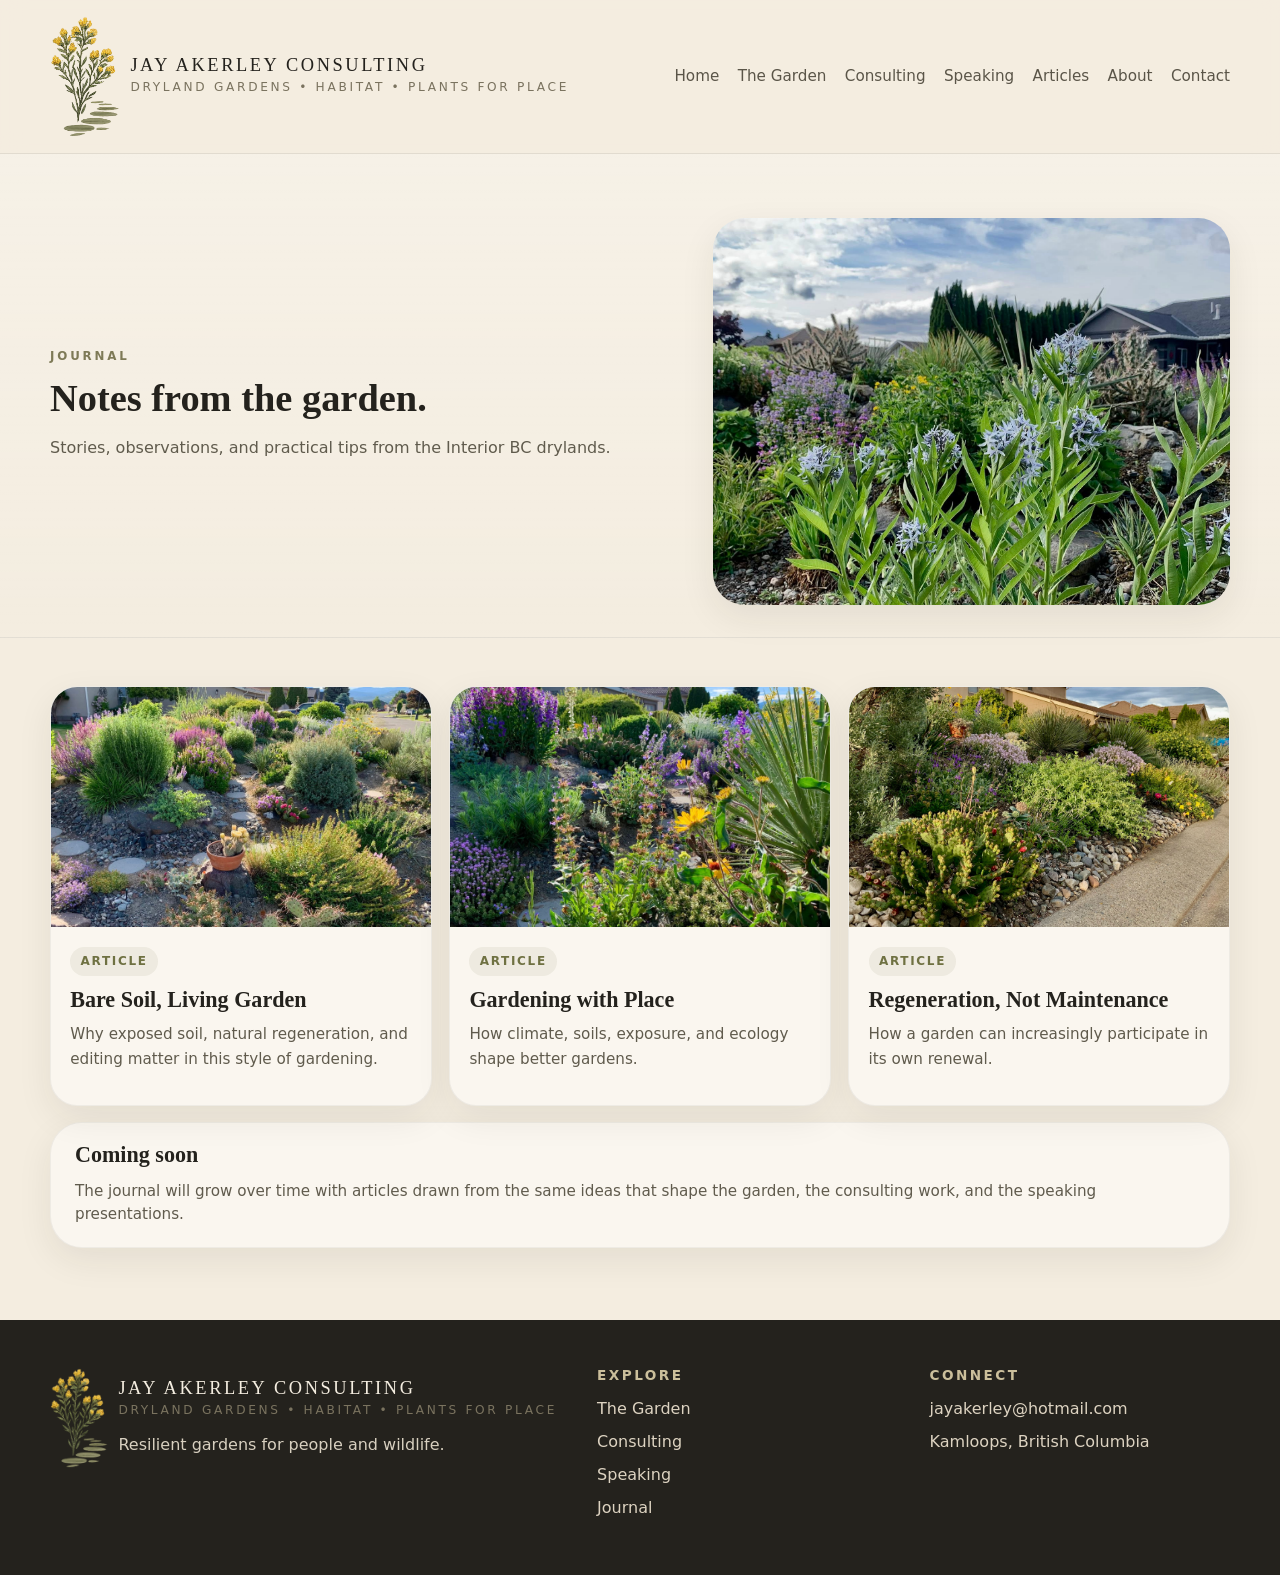
<file: journal.html>
<!doctype html>
<html lang="en">
<head>
  <meta charset="utf-8" />
  <meta name="viewport" content="width=device-width, initial-scale=1" />
  <title>Journal | Jay Akerley Consulting</title>
  <meta name="description" content="Jay Akerley Consulting — Dryland Gardens, Habitat, Plants for Place." />
  <link rel="stylesheet" href="/styles.css" />
</head>
<body class="">
  <header class="site-header">
    <div class="container header-inner">
      <a href="/index.html" class="brand">
        <img src="/images/akerley-logo.png" alt="" class="logo" />
        <div>
          <div class="brand-name">JAY AKERLEY CONSULTING</div>
          <div class="brand-sub">Dryland Gardens • Habitat • Plants for Place</div>
        </div>
      </a>
      
<nav class="topnav desktop-nav">
  <a href="/index.html">Home</a>
  <a href="/garden.html">The Garden</a>
  <a href="/consulting.html">Consulting</a>
  <a href="/speaking.html">Speaking</a>
  <a href="/articles.html">Articles</a>
  <a href="/about.html">About</a>
  <a href="/contact.html">Contact</a>
</nav>
<details class="mobile-menu">
  <summary>Menu</summary>
  <div class="mobile-menu-panel">
    <a href="/index.html">Home</a>
    <a href="/garden.html">The Garden</a>
    <a href="/consulting.html">Consulting</a>
    <a href="/speaking.html">Speaking</a>
    <a href="/articles.html">Articles</a>
    <a href="/about.html">About</a>
    <a href="/contact.html">Contact</a>
  </div>
</details>

    </div>
  </header>
  
<section class="subpage-hero">
  <div class="container hero-grid">
    <div>
      <p class="eyebrow">Journal</p>
      <h2>Notes from the garden.</h2>
      <p class="copy">Stories, observations, and practical tips from the Interior BC drylands.</p>
    </div>
    <div class="portrait">
      <img src="/images/701599421_10174010767030104_2996681887939370104_n.jpg" alt="Journal banner" />
    </div>
  </div>
</section>

<section class="page-content">
  <div class="container">
    <div class="grid-3 card-grid">
      <article class="card"><div class="image-box"><img src="/images/714651250_10174152082140104_7938089028766480697_n.jpg" alt="Bare soil article" /></div><div class="pad"><div class="pill">Article</div><h3 style="margin-top:.8rem;">Bare Soil, Living Garden</h3><p class="small" style="margin-top:.6rem;">Why exposed soil, natural regeneration, and editing matter in this style of gardening.</p></div></article>
      <article class="card"><div class="image-box"><img src="/images/713184222_10174152081795104_4379078758596573485_n.jpg" alt="Gardening with place article" /></div><div class="pad"><div class="pill">Article</div><h3 style="margin-top:.8rem;">Gardening with Place</h3><p class="small" style="margin-top:.6rem;">How climate, soils, exposure, and ecology shape better gardens.</p></div></article>
      <article class="card"><div class="image-box"><img src="/images/710264616_18376792468167660_1955698437194803689_n.jpg" alt="Regeneration article" /></div><div class="pad"><div class="pill">Article</div><h3 style="margin-top:.8rem;">Regeneration, Not Maintenance</h3><p class="small" style="margin-top:.6rem;">How a garden can increasingly participate in its own renewal.</p></div></article>
    </div>

    <div class="article" style="margin-top:1rem;">
      <h3>Coming soon</h3>
      <p class="small" style="margin-top:.8rem;">The journal will grow over time with articles drawn from the same ideas that shape the garden, the consulting work, and the speaking presentations.</p>
    </div>
  </div>
</section>

  
<footer class="site-footer">
  <div class="container footer-grid">
    <div>
      <div class="brand footer-brand">
        <img src="/images/akerley-logo.png" alt="" class="logo" />
        <div>
          <div class="brand-name">JAY AKERLEY CONSULTING</div>
          <div class="brand-sub">Dryland Gardens • Habitat • Plants for Place</div>
          <p class="footer-tag">Resilient gardens for people and wildlife.</p>
        </div>
      </div>
    </div>
    <div>
      <h3>Explore</h3>
      <ul>
        <li><a href="/garden.html">The Garden</a></li>
        <li><a href="/consulting.html">Consulting</a></li>
        <li><a href="/speaking.html">Speaking</a></li>
        <li><a href="/journal.html">Journal</a></li>
      </ul>
    </div>
    <div>
      <h3>Connect</h3>
      <ul>
        <li><a href="mailto:jayakerley@hotmail.com">jayakerley@hotmail.com</a></li>
        <li>Kamloops, British Columbia</li>
      </ul>
    </div>
  </div>
</footer>

</body>
</html>
</file>
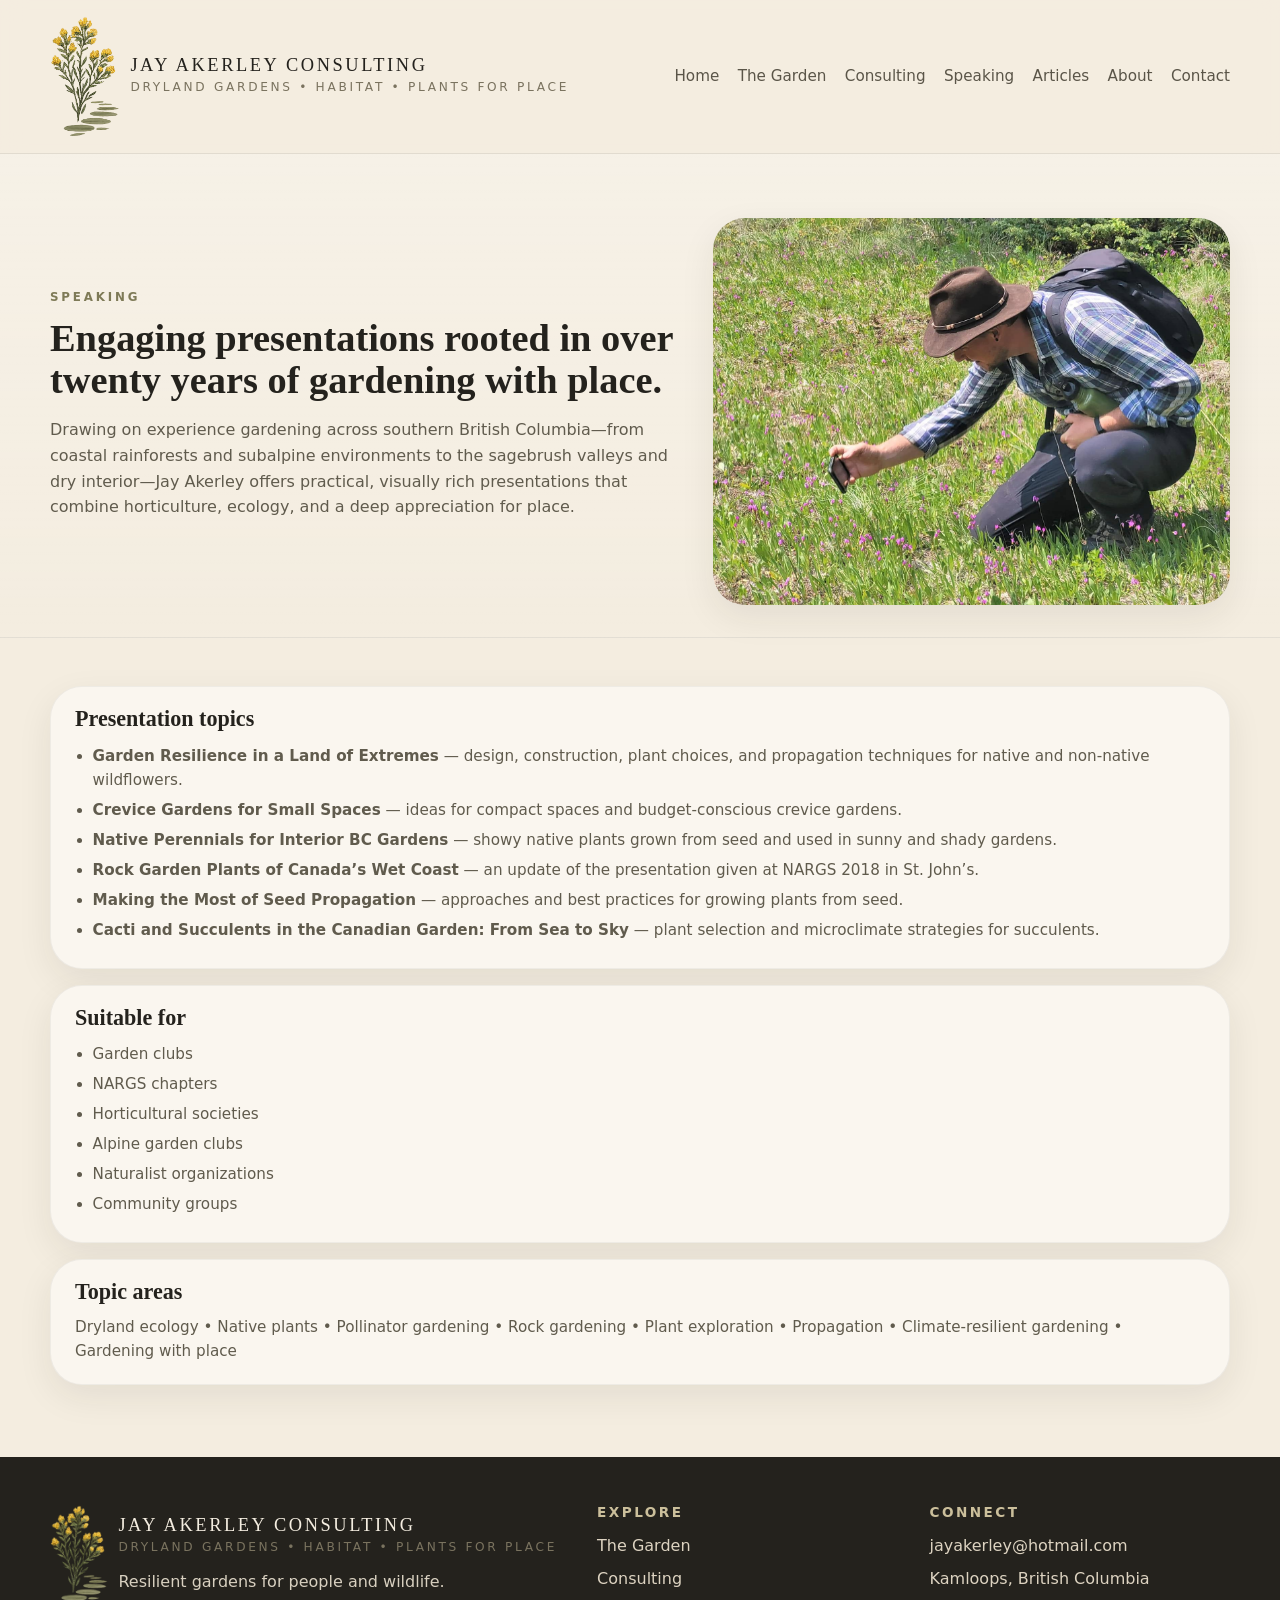
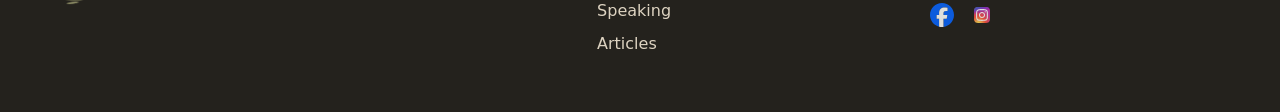
<file: speaking.html>
<!doctype html>
<html lang="en">
<head>
  <meta charset="utf-8" />
  <meta name="viewport" content="width=device-width, initial-scale=1" />
  <title>Speaking | Jay Akerley Consulting</title>
  <meta name="description" content="Jay Akerley Consulting — Dryland Gardens, Habitat, Plants for Place." />
  <link rel="stylesheet" href="/styles.css?v=3" />
</head>
<body class="">
  <header class="site-header">
    <div class="container header-inner">
      <a href="/index.html" class="brand">
        <img src="/images/akerley-logo.png" alt="" class="logo" />
        <div>
          <div class="brand-name">JAY AKERLEY CONSULTING</div>
          <div class="brand-sub">Dryland Gardens • Habitat • Plants for Place</div>
        </div>
      </a>
      
<nav class="topnav desktop-nav">
  <a href="/index.html">Home</a>
  <a href="/garden.html">The Garden</a>
  <a href="/consulting.html">Consulting</a>
  <a href="/speaking.html">Speaking</a>
  <a href="/articles.html">Articles</a>
  <a href="/about.html">About</a>
  <a href="/contact.html">Contact</a>
</nav>
<details class="mobile-menu">
  <summary>Menu</summary>
  <div class="mobile-menu-panel">
    <a href="/index.html">Home</a>
    <a href="/garden.html">The Garden</a>
    <a href="/consulting.html">Consulting</a>
    <a href="/speaking.html">Speaking</a>
    <a href="/articles.html">Articles</a>
    <a href="/about.html">About</a>
    <a href="/contact.html">Contact</a>
  </div>
</details>

    </div>
  </header>
  
<section class="subpage-hero">
  <div class="container hero-grid">
    <div>
      <p class="eyebrow">Speaking</p>
      <h2>Engaging presentations rooted in over twenty years of gardening with place.</h2>
      <p class="copy">Drawing on experience gardening across southern British Columbia—from coastal rainforests and subalpine environments to the sagebrush valleys and dry interior—Jay Akerley offers practical, visually rich presentations that combine horticulture, ecology, and a deep appreciation for place.</p>
    </div>
    <div class="portrait">
      <img src="/images/517382011_10171443575075104_3235438899362492608_n.jpg" alt="Speaking banner" />
    </div>
  </div>
</section>

<section class="page-content">
  <div class="container">
    <div class="article">
      <h3>Presentation topics</h3>
      <ul class="list small">
        <li><strong>Garden Resilience in a Land of Extremes</strong> — design, construction, plant choices, and propagation techniques for native and non-native wildflowers.</li>
        <li><strong>Crevice Gardens for Small Spaces</strong> — ideas for compact spaces and budget-conscious crevice gardens.</li>
        <li><strong>Native Perennials for Interior BC Gardens</strong> — showy native plants grown from seed and used in sunny and shady gardens.</li>
        <li><strong>Rock Garden Plants of Canada’s Wet Coast</strong> — an update of the presentation given at NARGS 2018 in St. John’s.</li>
        <li><strong>Making the Most of Seed Propagation</strong> — approaches and best practices for growing plants from seed.</li>
        <li><strong>Cacti and Succulents in the Canadian Garden: From Sea to Sky</strong> — plant selection and microclimate strategies for succulents.</li>
      </ul>
    </div>

    <div class="article" style="margin-top:1rem;">
      <h3>Suitable for</h3>
      <ul class="list small">
        <li>Garden clubs</li>
        <li>NARGS chapters</li>
        <li>Horticultural societies</li>
        <li>Alpine garden clubs</li>
        <li>Naturalist organizations</li>
        <li>Community groups</li>
      </ul>
    </div>

    <div class="article" style="margin-top:1rem;">
      <h3>Topic areas</h3>
      <p class="small" style="margin-top:.8rem;">Dryland ecology • Native plants • Pollinator gardening • Rock gardening • Plant exploration • Propagation • Climate-resilient gardening • Gardening with place</p>
    </div>
  </div>
</section>

  
<footer class="site-footer">
  <div class="container footer-grid">
    <div>
      <div class="brand footer-brand">
        <img src="/images/akerley-logo.png" alt="" class="logo" />
        <div>
          <div class="brand-name">JAY AKERLEY CONSULTING</div>
          <div class="brand-sub">Dryland Gardens • Habitat • Plants for Place</div>
          <p class="footer-tag">Resilient gardens for people and wildlife.</p>
        </div>
      </div>
    </div>
    <div>
      <h3>Explore</h3>
      <ul>
        <li><a href="/garden.html">The Garden</a></li>
        <li><a href="/consulting.html">Consulting</a></li>
        <li><a href="/speaking.html">Speaking</a></li>
        <li><a href="/articles.html">Articles</a></li>
      </ul>
    </div>
    <div>
      <h3>Connect</h3>
        <ul>
          <li><a href="mailto:jayakerley@hotmail.com">jayakerley@hotmail.com</a></li>
          <li>Kamloops, British Columbia</li>
        </ul>
      <div class="social-links">
        <a href="https://facebook.com/jay.akerley/" target="_blank" aria-label="Facebook">
          <img src="/images/facebook.svg" alt="Facebook">
        </a>
        <a href="https://instagram.com/jayakerley/" target="_blank" aria-label="Instagram">
        <img src="/images/instagram.svg" alt="Instagram">
        </a>
      </div>
    </div>
  </div>
</footer>

</body>
</html>
</file>
<file: styles.css>
:root{
  --bg:#f4ede0;
  --bg-alt:#efe5d2;
  --card:#faf6ef;
  --ink:#24221d;
  --muted:#605b4d;
  --sage:#6f7142;
  --sage-dark:#5f6139;
  --line:rgba(36,34,29,.09);
  --shadow:0 12px 35px rgba(36,34,29,.08);
  --radius:28px;
}

*{
  box-sizing:border-box;
}

html{
  scroll-behavior:smooth;
}

body{
  margin:0;
  font-family:Inter, system-ui, -apple-system, BlinkMacSystemFont, "Segoe UI", sans-serif;
  color:var(--ink);
  background:var(--bg);
  line-height:1.6;
}

img{
  max-width:100%;
  display:block;
}

a{
  color:inherit;
  text-decoration:none;
}

.container{
  width:min(1180px, calc(100% - 2rem));
  margin:0 auto;
}

.site-header{
  position:sticky;
  top:0;
  z-index:40;
  backdrop-filter:blur(12px);
  background:rgba(244,237,224,.9);
  border-bottom:1px solid var(--line);
}

.header-inner{
  display:flex;
  align-items:center;
  justify-content:space-between;
  gap:1rem;
  padding:1rem 0;
}

.brand{
  display:flex;
  align-items:center;
  gap:.65rem;
  min-width:0;
}

.logo{
  width:70px;
  height:auto;
  flex:none;
}

.brand-name{
  font-family:Georgia, "Times New Roman", serif;
  letter-spacing:.14em;
  text-transform:uppercase;
  font-size:1.15rem;
  line-height:1.1;
}

.brand-sub{
  font-size:.76rem;
  letter-spacing:.22em;
  text-transform:uppercase;
  color:#7a735f;
  margin-top:.15rem;
}

.topnav{
  display:flex;
  gap:1.15rem;
  font-size:.95rem;
  color:#5a5548;
}

.topnav a{
  padding:.3rem 0;
}

.topnav a:hover{
  color:var(--sage);
}

.mobile-menu{
  display:none;
  position:relative;
}

.mobile-menu summary{
  list-style:none;
  cursor:pointer;
  padding:.55rem .85rem;
  border:1px solid var(--line);
  border-radius:999px;
  background:rgba(255,255,255,.35);
}

.mobile-menu summary::-webkit-details-marker{
  display:none;
}

.mobile-menu-panel{
  position:absolute;
  right:0;
  top:calc(100% + .5rem);
  background:#fff;
  border:1px solid var(--line);
  border-radius:18px;
  box-shadow:var(--shadow);
  padding:.5rem;
  min-width:220px;
}

.mobile-menu-panel a{
  display:block;
  padding:.75rem .8rem;
  border-radius:12px;
}

.mobile-menu-panel a:hover{
  background:rgba(111,113,66,.08);
}

.hero{
  position:relative;
  overflow:hidden;
  min-height:calc(100vh - 86px);
  display:flex;
  align-items:center;
}

.hero::before{
  content:"";
  position:absolute;
  inset:0;
  background:linear-gradient(
    90deg,
    rgba(244,237,224,0.98) 0%,
    rgba(244,237,224,0.96) 20%,
    rgba(244,237,224,0.82) 30%,
    rgba(244,237,224,0.45) 40%,
    rgba(244,237,224,0.12) 52%,
    rgba(244,237,224,0.00) 62%
  );
  z-index:1;
}

.hero img.bg{
  position:absolute;
  top:0;
  left:0;
  width:108%;
  height:100%;
  object-fit:cover;
  transform:translateX(14%);
}

.hero-inner{
  position:relative;
  z-index:2;
  padding:7rem 0 4.25rem 0;
}

.kicker{
  display:inline-flex;
  align-items:center;
  gap:.4rem;
  border:1px solid rgba(111,113,66,.16);
  background:rgba(255,255,255,.45);
  color:var(--sage);
  padding:.55rem .95rem;
  border-radius:999px;
  letter-spacing:.22em;
  text-transform:uppercase;
  font-size:.72rem;
  font-weight:700;
}

h1,h2,h3{
  font-family:Georgia, "Times New Roman", serif;
  line-height:1.08;
  margin:0;
  margin-bottom:10px;
}

h1{
  font-size:clamp(2.5rem, 5vw, 4.5rem);
  max-width:10ch;
  margin-top:1rem;
}

h2{
  font-size:clamp(2rem, 3vw, 3rem);
}

h3{
  font-size:1.38rem;
}

.lead{
  font-size:1.1rem;
  color:#2f2b24;
  max-width:26rem;
  margin-top:1.3rem;
}

.actions{
  display:flex;
  flex-wrap:wrap;
  gap:.75rem;
  margin-top:1.8rem;
}

.btn{
  display:inline-flex;
  align-items:center;
  gap:.5rem;
  border-radius:999px;
  padding:.88rem 1.3rem;
  font-weight:700;
  font-size:.95rem;
  border:1px solid transparent;
  transition:.15s ease;
}

.btn.primary{
  background:var(--sage);
  color:#fff;
}

.btn.primary:hover{
  background:var(--sage-dark);
}

.btn.secondary{
  background:rgba(255,255,255,.4);
  border-color:rgba(111,113,66,.25);
}

.btn.secondary:hover{
  background:rgba(255,255,255,.68);
}

.section{
  padding:4.5rem 0;
}

.section.alt{
  background:var(--bg-alt);
}

.section-grid{
  display:grid;
  gap:2rem;
  align-items:center;
}

.grid-2{
  grid-template-columns:1fr 1fr;
}

.grid-3{
  grid-template-columns:repeat(3, 1fr);
}

.grid-4{
  grid-template-columns:repeat(4, 1fr);
}

.section p{
  margin:0;
}

.eyebrow{
  margin:0 0 .75rem;
  color:#7e7a57;
  letter-spacing:.24em;
  text-transform:uppercase;
  font-size:.74rem;
  font-weight:700;
}

.copy{
  color:var(--muted);
  font-size:1rem;
  margin-top:1rem;
}

.card-grid{
  display:grid;
  gap:1.1rem;
}

.card{
  background:var(--card);
  border-radius:1.7rem;
  overflow:hidden;
  box-shadow:var(--shadow);
  border:1px solid rgba(36,34,29,.05);
}

.card .pad{
  padding:1.2rem;
}

.card .meta{
  display:flex;
  align-items:center;
  gap:.8rem;
  margin-bottom:.8rem;
}

.feature-card{
  background:var(--card);
  border-radius:2rem;
  box-shadow:var(--shadow);
  border:1px solid rgba(36,34,29,.05);
  overflow:hidden;
  margin-top:1.5rem;
  display:flex;
  flex-direction:column;
}

.feature-card > p{
  padding:0 1.25rem;
  margin:0;
  line-height:1.55;
  color:var(--muted);
}

.feature-card > p:first-of-type{
  padding-top:1rem;
}

.feature-card > p + p{
  margin-top:.9rem;
}

.feature-card > p:last-of-type{
  padding-bottom:1.25rem;
}

.feature-card > p strong{
  color:var(--ink);
}

.feature-card .image-box{
  width:100%;
  aspect-ratio:4 / 3;
  overflow:hidden;
}

.feature-card .image-box img{
  display:block;
  width:100%;
  height:100%;
  object-fit:cover;
}

.feature-card .pad{
  padding:1rem 1.25rem 1.25rem;
}

.feature-card .small{
  font-size:.95rem;
  color:var(--muted);
  line-height:1.55;
  margin:0;
}

.icon-badge{
  width:2.6rem;
  height:2.6rem;
  border-radius:999px;
  display:grid;
  place-items:center;
  background:#e7dcc7;
  color:var(--sage);
}

.image-box{
  height:240px;
  overflow:hidden;
}

.image-box img{
  width:100%;
  height:100%;
  object-fit:cover;
}

.image-box.tall{
  aspect-ratio:4 / 3;
  height:auto;
}

.pill{
  display:inline-flex;
  padding:.3rem .65rem;
  border-radius:999px;
  background:rgba(111,113,66,.09);
  color:var(--sage);
  font-size:.75rem;
  font-weight:700;
  letter-spacing:.14em;
  text-transform:uppercase;
}

.list{
  padding-left:1.1rem;
  margin:.8rem 0 0;
}

.list li{
  margin:.35rem 0;
}

.split{
  display:grid;
  grid-template-columns:1fr 1fr;
  gap:2rem;
  align-items:center;
}

.note{
  background:#2f2c26;
  color:#f4ede0;
  border-radius:2rem;
  padding:1.4rem;
  box-shadow:var(--shadow);
}

.note h3{
  font-family:Inter, system-ui, sans-serif;
  font-size:1rem;
  letter-spacing:.12em;
  text-transform:uppercase;
  color:#cbbf9b;
}

.note p{
  color:#e0d8c8;
}

.site-footer{
  background:#24221d;
  color:#f4ede0;
  padding:3rem 0;
  margin-top:0;
}

.footer-grid{
  display:grid;
  grid-template-columns:1.2fr .7fr .7fr;
  gap:2rem;
  align-items:start;
}

.site-footer h3{
  font-family:Inter, system-ui, sans-serif;
  text-transform:uppercase;
  letter-spacing:.18em;
  font-size:.85rem;
  color:#cbbf9b;
  margin-bottom:.85rem;
}

.site-footer ul{
  list-style:none;
  padding:0;
  margin:0;
}

.site-footer li{
  margin:.45rem 0;
  color:#ddd3c1;
}

.site-footer a:hover{
  color:#fff;
}

.footer-tag{
  margin:.75rem 0 0;
  color:#d8d0c0;
}

.footer-brand .logo{
  width:58px;
}

.subpage-hero{
  padding:4rem 0 2rem;
  border-bottom:1px solid var(--line);
  background:linear-gradient(180deg, rgba(255,255,255,.22), rgba(255,255,255,0));
}

.subpage-hero .hero-grid{
  display:grid;
  gap:2rem;
  grid-template-columns:1.1fr .9fr;
  align-items:center;
}

.subpage-hero .portrait{
  border-radius:2rem;
  overflow:hidden;
  box-shadow:var(--shadow);
  aspect-ratio:4 / 3;
}

.subpage-hero .portrait img{
  display:block;
  width:100%;
  height:100%;
  object-fit:cover;
}

.page-content{
  padding:3rem 0 4.5rem;
}

.article{
  background:var(--card);
  border-radius:2rem;
  box-shadow:var(--shadow);
  border:1px solid rgba(36,34,29,.05);
  overflow:hidden;
  padding:1.25rem 1.5rem;
}

.article + .article{
  margin-top:1rem;
}

.article h3{
  margin:0 0 .75rem;
}

.article p{
  line-height:1.55;
  margin:0 0 1rem;
}

.article p:last-child{
  margin-bottom:0;
}

.small{
  font-size:.95rem;
  color:var(--muted);
}

.hr{
  height:1px;
  background:var(--line);
  margin:1rem 0;
}

.social-links{
  display:flex;
  gap:1rem;
  margin-top:.75rem;
}

.social-links img{
  width:24px;
  height:24px;
  opacity:.85;
  transition:.15s ease;
}

.social-links img:hover{
  opacity:1;
}

@media (max-width: 980px){
  .topnav.desktop-nav{
    display:none;
  }

  .mobile-menu{
    display:block;
  }

  .hero{
    min-height:auto;
  }

  .hero-inner{
    padding:2rem 0 3rem;
  }

  .hero img.bg{
    position:absolute;
    inset:0;
    width:100%;
    height:100%;
    left:0;
    transform:none;
    object-fit:cover;
    object-position:70% center;
  }

  .grid-2,
  .grid-3,
  .grid-4,
  .split,
  .subpage-hero .hero-grid,
  .footer-grid{
    grid-template-columns:1fr;
  }

  h1{
    max-width:8ch;
    font-size:clamp(2.1rem, 7vw, 3.2rem);
  }

  .lead{
    max-width:30rem;
    font-size:1rem;
  }

  .kicker{
    display:none;
  }

  .actions{
    flex-wrap:wrap;
  }

  .btn{
    width:auto;
  }
}

@media (max-width: 640px){
  .container{
    width:min(100% - 1.2rem, 1180px);
  }

  .header-inner{
    padding:.6rem 0;
    align-items:flex-start;
  }

  .brand{
    gap:.45rem;
  }

  .logo{
    width:40px;
  }

  .brand-name{
    font-size:.72rem;
    letter-spacing:.11em;
  }

  .brand-sub{
    font-size:.5rem;
    letter-spacing:.11em;
    line-height:1.3;
  }

  .hero-inner{
    padding:1.5rem 0 2.5rem;
  }

  .hero img.bg{
    position:absolute;
    inset:0;
    width:100%;
    height:100%;
    object-fit:cover;
    object-position:74% center;
    transform:scaleX(-1);
  }

  .hero::before{
    background:linear-gradient(
      90deg,
      rgba(244,237,224,.92) 0%,
      rgba(244,237,224,.78) 42%,
      rgba(244,237,224,.42) 62%,
      rgba(244,237,224,.08) 82%,
      rgba(244,237,224,0) 100%
    );
  }

  .kicker{
    display:none;
  }

  .btn.primary,
  .btn.secondary{
    background:rgba(244,237,224,.82);
    color:var(--ink);
    border:1px solid rgba(36,34,29,.08);
  }

  h1{
    font-size:clamp(1.8rem, 10vw, 2.5rem);
    max-width:12ch;
    line-height:1.02;
  }

  .lead-wrap{
    display:inline-block;
    background:rgba(244,237,224,.82);
    padding:.45rem .55rem .15rem;
    border-radius:.6rem;
    max-width:85%;
  }

  .lead{
    font-size:.96rem;
    max-width:none;
    margin-top:0;
  }

  .actions{
    flex-direction:column;
    align-items:flex-start;
    gap:.6rem;
  }

  .btn{
    width:100%;
    max-width:18rem;
    justify-content:center;
  }

  .section{
    padding:3rem 0;
  }

  .image-box{
    height:210px;
  }

  .image-box.tall{
    height:240px;
  }
}
</file>
